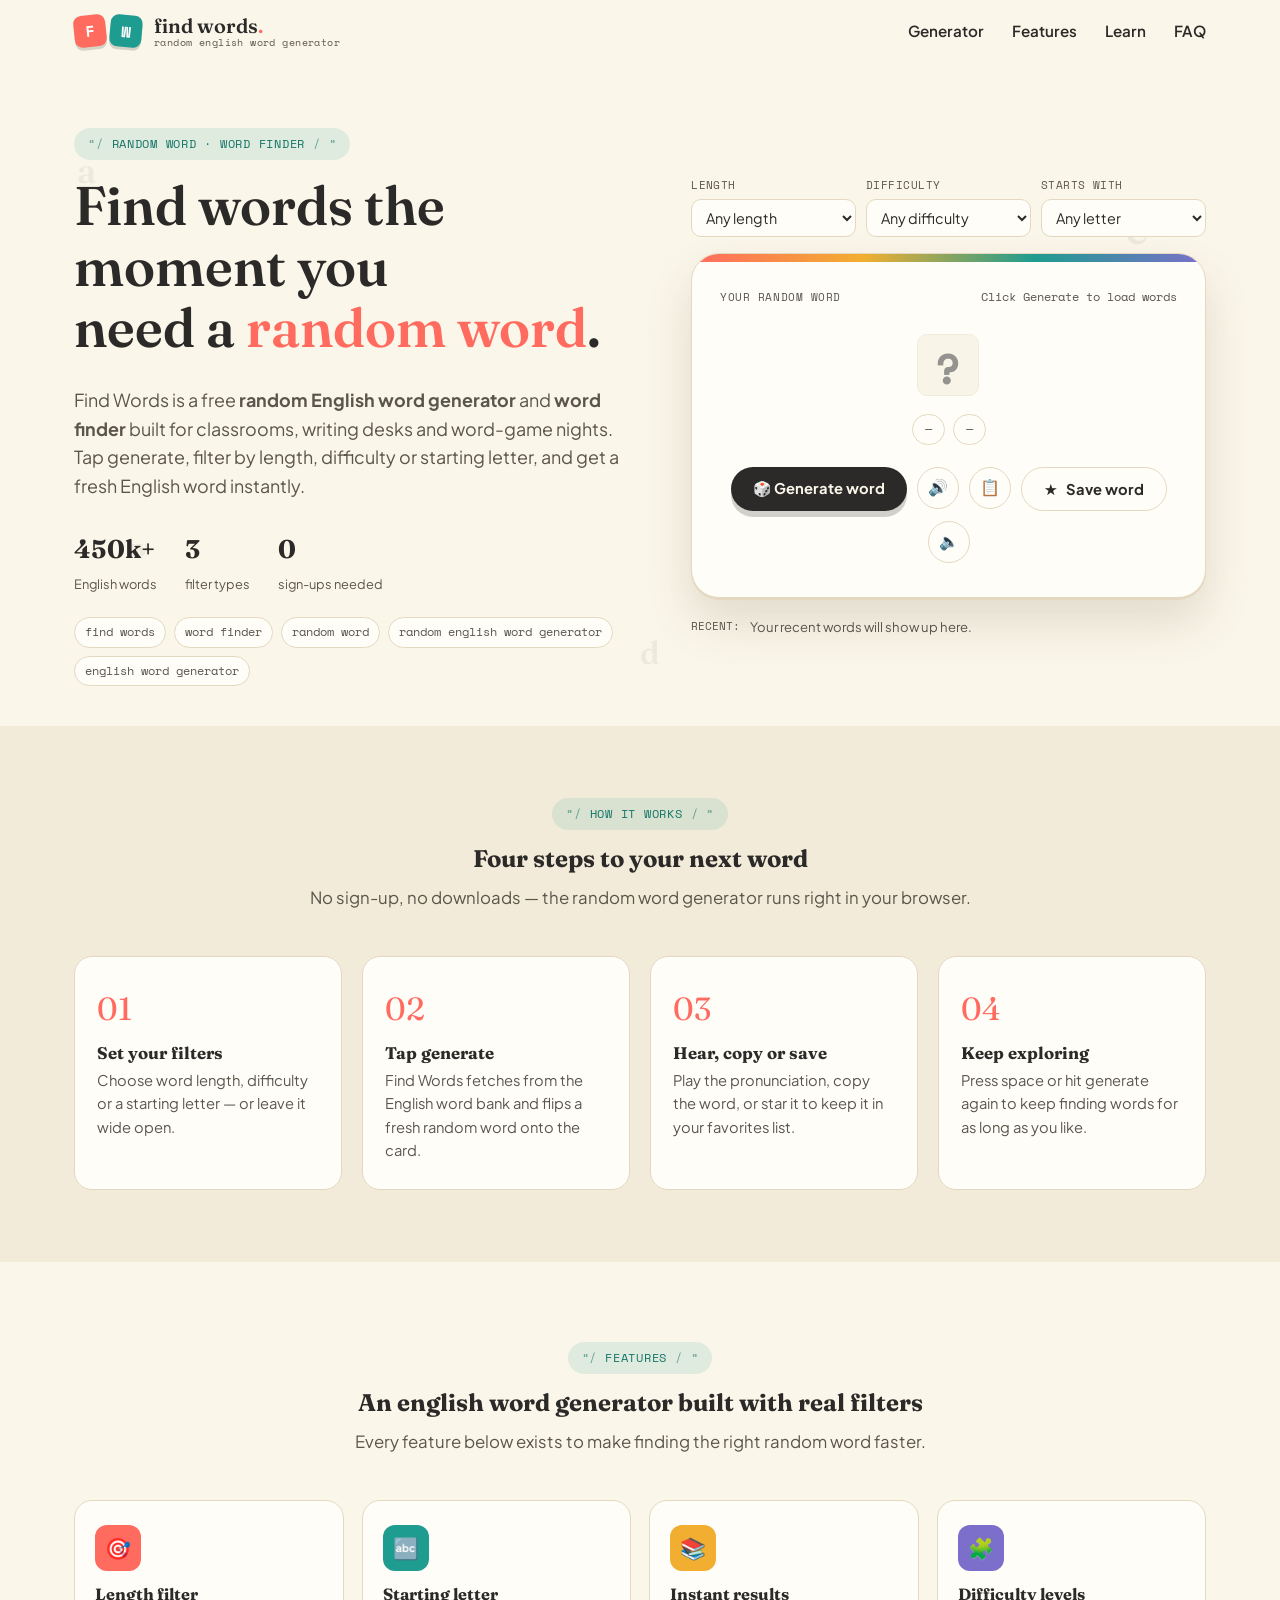
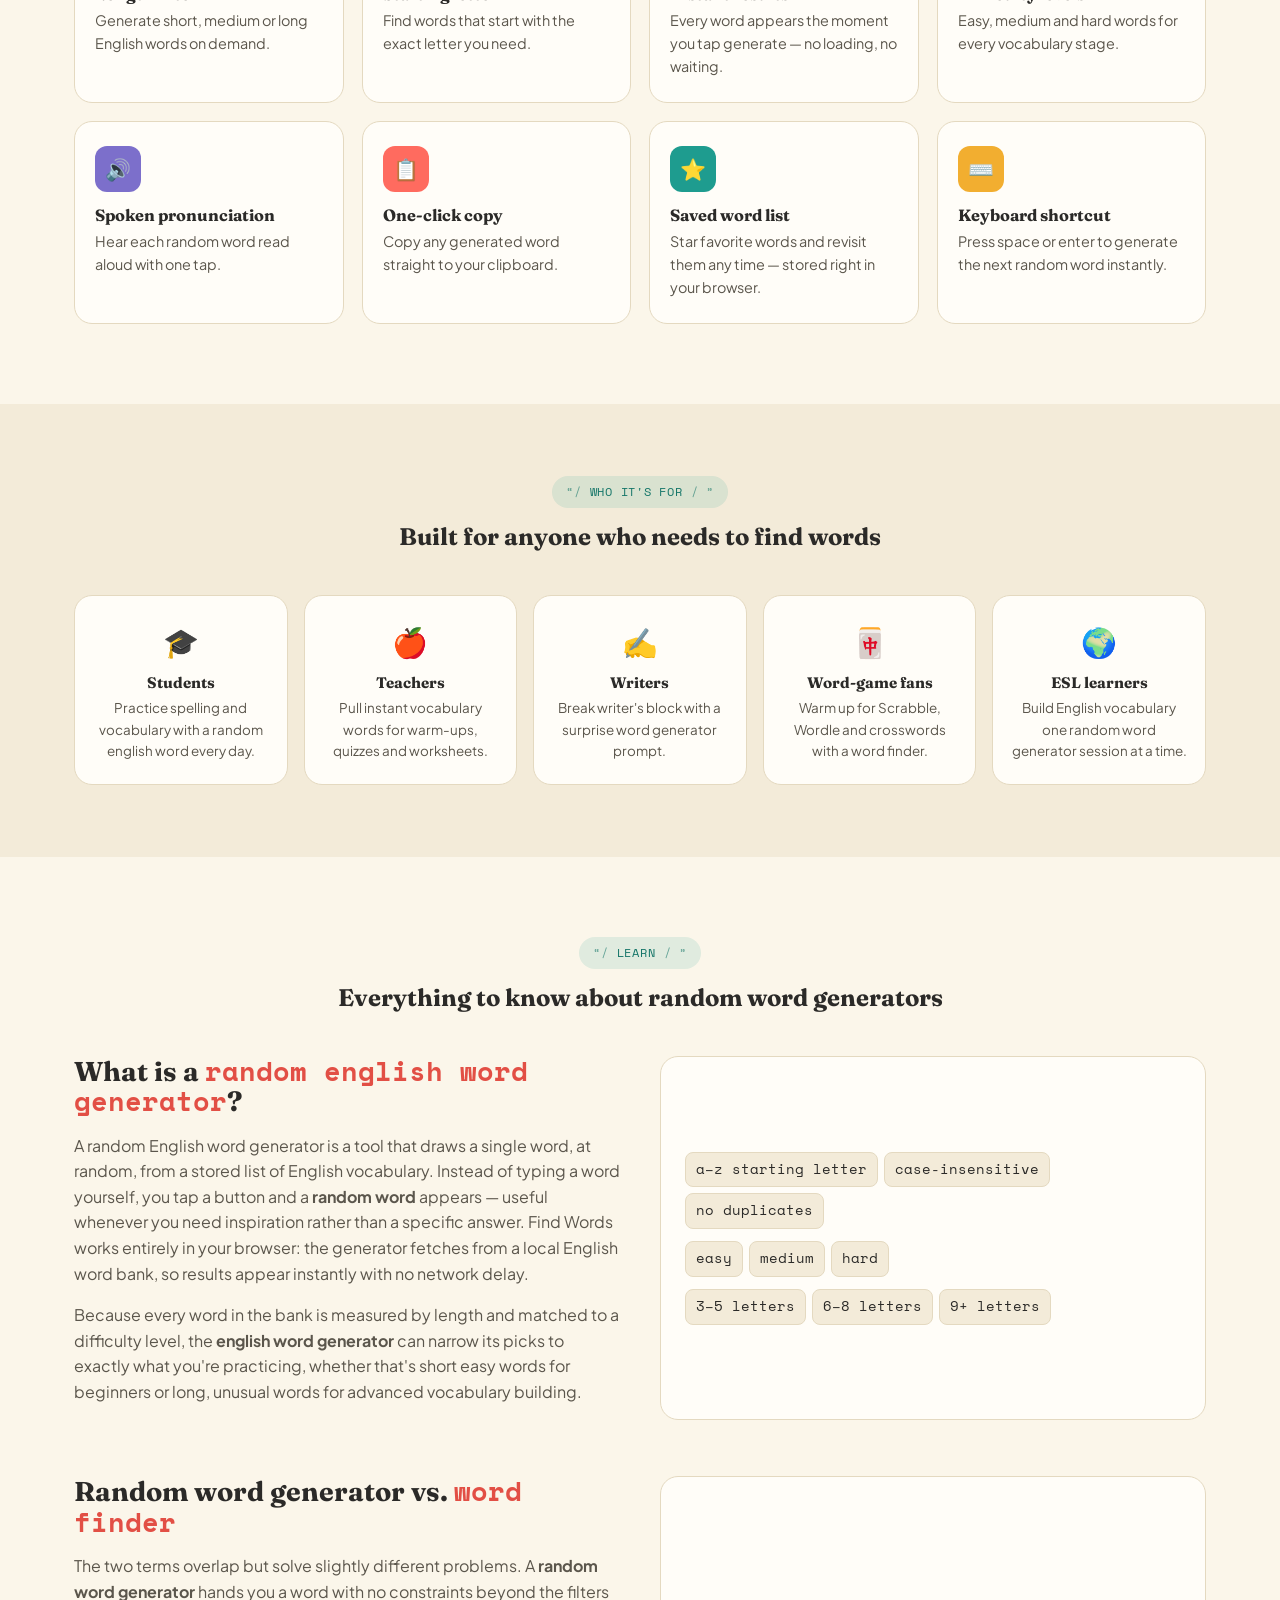
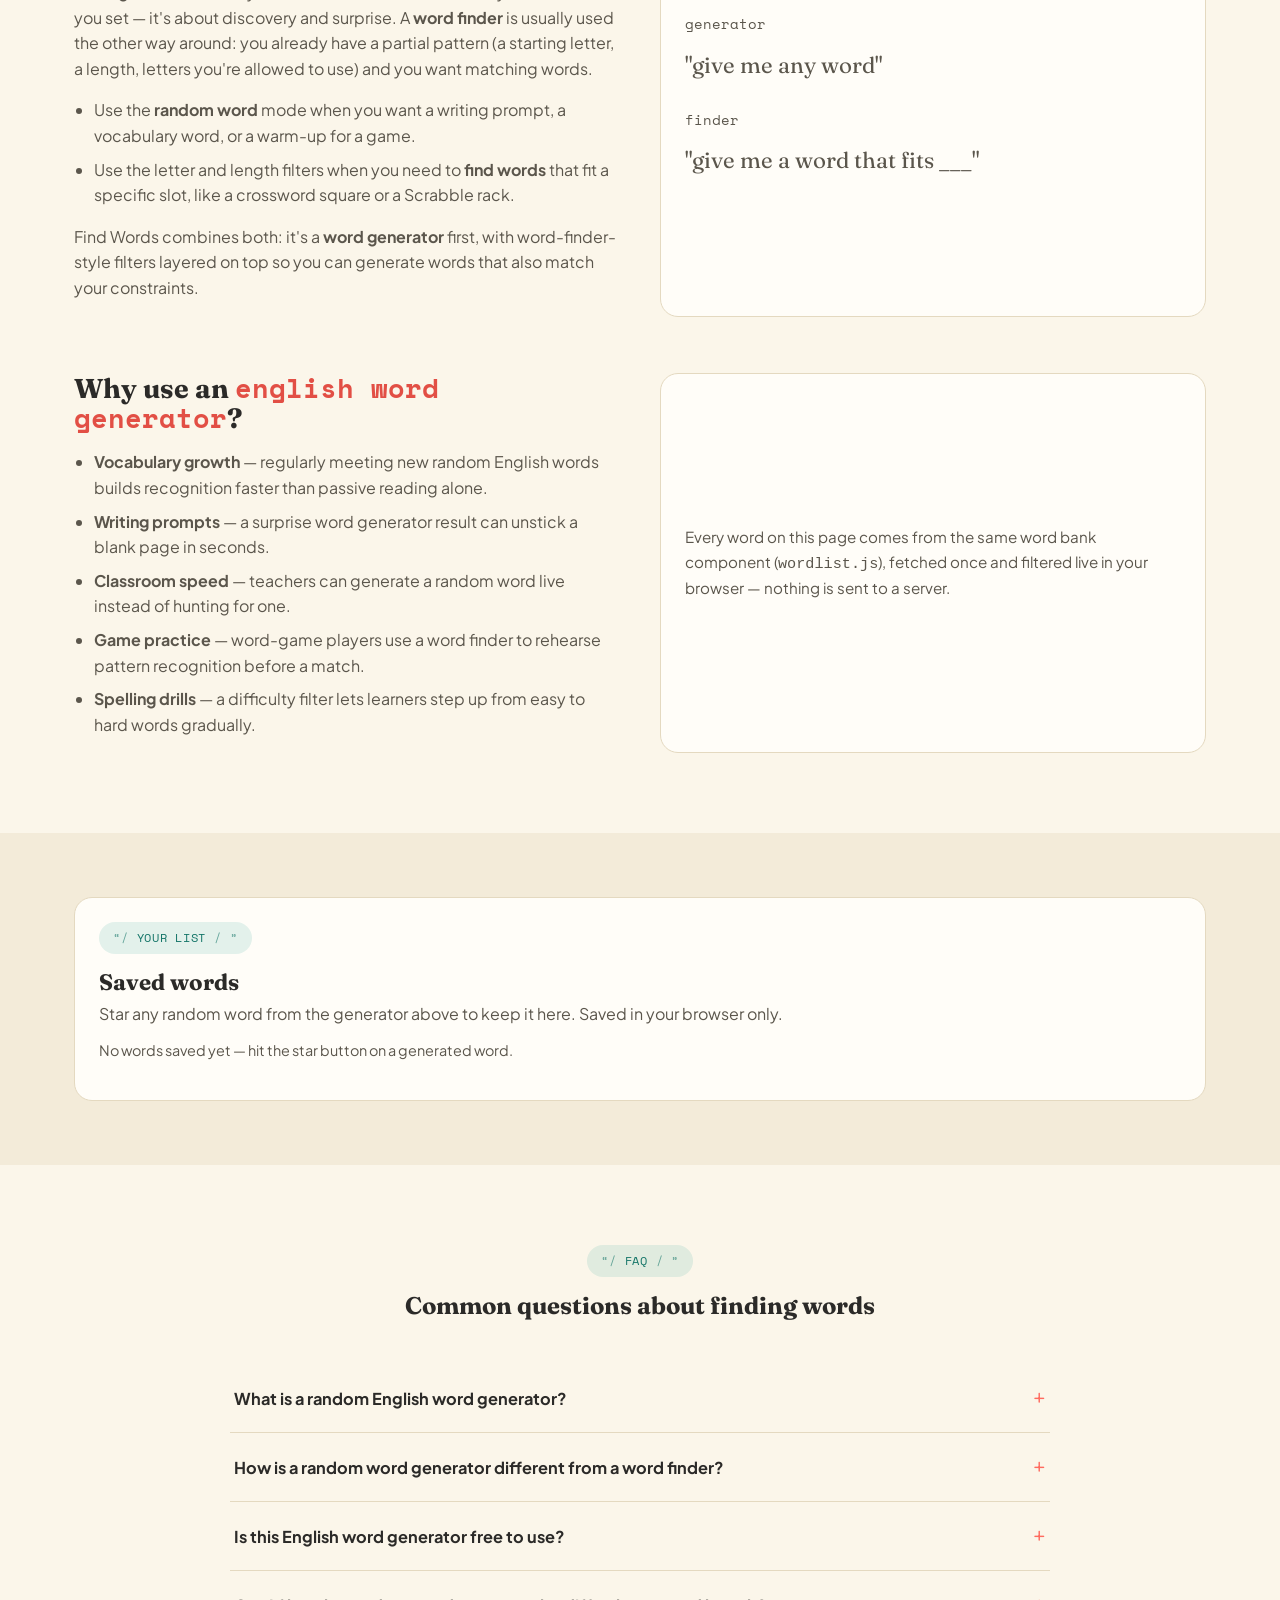
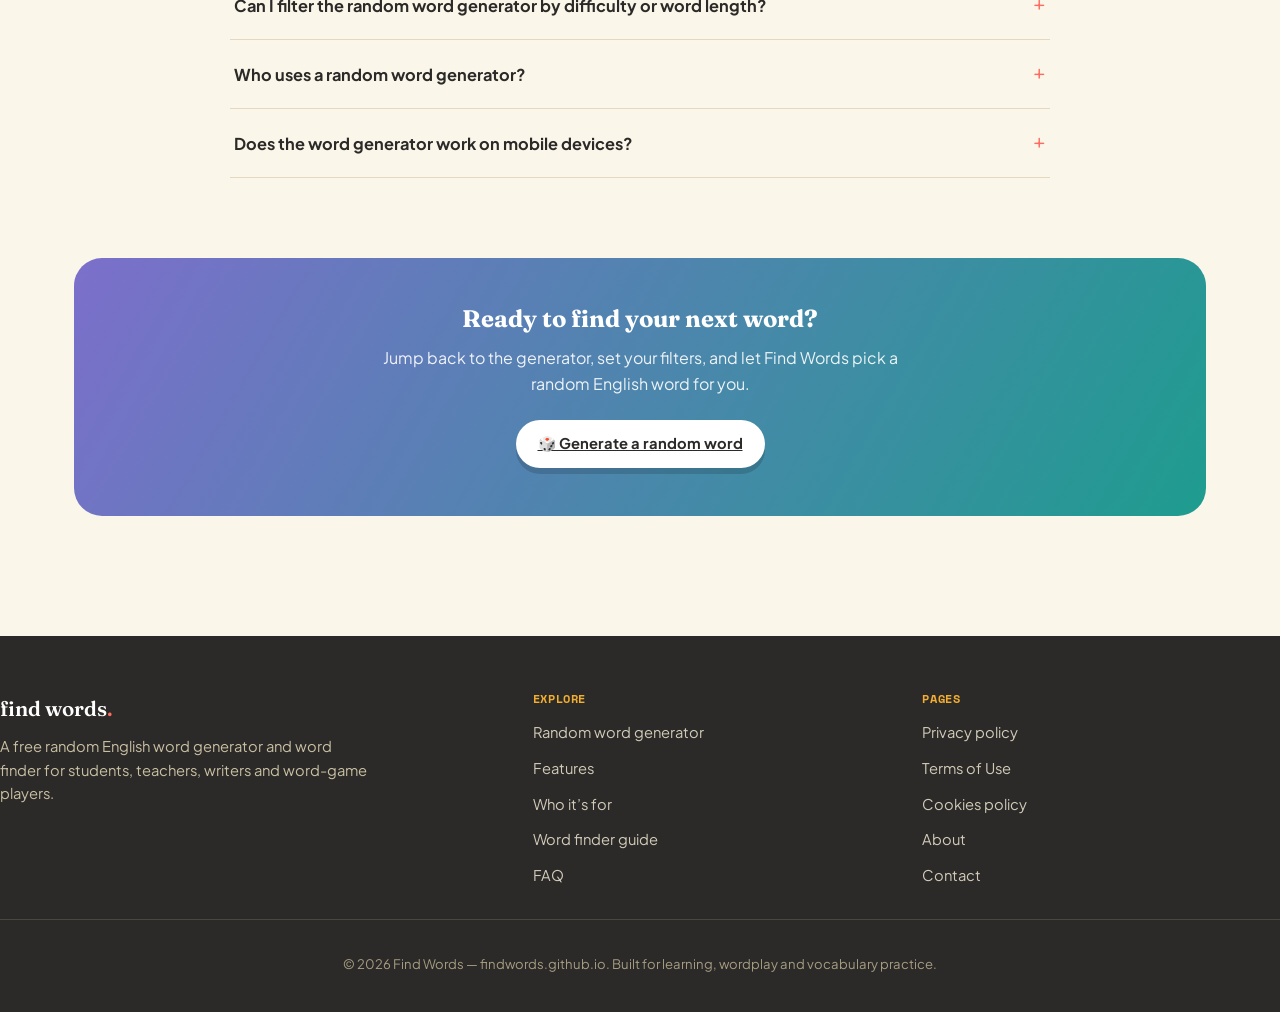
<file: index.html>
<!DOCTYPE html>
<html lang="en">
<head>
<meta charset="UTF-8" />
<meta name="viewport" content="width=device-width, initial-scale=1.0" />
<title>Find Words — Random English Word Generator &amp; Word Finder</title>
<meta name="description" content="Find Words is a free random English word generator and word finder. Generate a random word by length, difficulty or starting letter — perfect for vocabulary practice, writing prompts and word games." />
<meta name="keywords" content="find words, word finder, random word, random english word, random english word generator, english word generator, word generator" />
<meta name="robots" content="index, follow" />
<link rel="canonical" href="https://findwords.github.io/" />

<!-- Open Graph -->
<meta property="og:type" content="website" />
<meta property="og:title" content="Find Words — Random English Word Generator &amp; Word Finder" />
<meta property="og:description" content="Generate a random English word in one click. Filter by length, difficulty and starting letter. Free, fast and built for learners, teachers, writers and word-game players." />
<meta property="og:url" content="https://findwords.github.io/" />
<meta property="og:site_name" content="Find Words" />
<meta property="og:locale" content="en_US" />

<!-- Twitter -->
<meta name="twitter:card" content="summary_large_image" />
<meta name="twitter:title" content="Find Words — Random English Word Generator &amp; Word Finder" />
<meta name="twitter:description" content="Free random English word generator with filters for length, difficulty and starting letter. Find words for vocabulary, writing and word games." />

<link rel="icon" href="data:image/svg+xml,%3Csvg xmlns='http://www.w3.org/2000/svg' viewBox='0 0 100 100'%3E%3Crect rx='20' width='100' height='100' fill='%23FF6B5F'/%3E%3Ctext x='50' y='68' font-size='58' text-anchor='middle' fill='white' font-family='monospace'%3EF%3C/text%3E%3C/svg%3E" />

<link rel="preconnect" href="https://fonts.googleapis.com" />
<link rel="preconnect" href="https://fonts.gstatic.com" crossorigin />
<link href="https://fonts.googleapis.com/css2?family=Fraunces:opsz,wght@9..144,500;9..144,600;9..144,700&family=Plus+Jakarta+Sans:wght@400;500;600;700;800&family=Space+Mono:wght@400;700&display=swap" rel="stylesheet" />

<link rel="stylesheet" href="css/style.css" />

<!-- Schema.org: WebApplication -->
<script type="application/ld+json">
{
  "@context": "https://schema.org",
  "@type": "WebApplication",
  "name": "Find Words - Random English Word Generator",
  "url": "https://findwords.github.io/",
  "applicationCategory": "EducationalApplication",
  "operatingSystem": "Any",
  "description": "A free random English word generator and word finder tool. Generate random words filtered by length, difficulty and starting letter for vocabulary practice, writing prompts and word games.",
  "offers": {
    "@type": "Offer",
    "price": "0",
    "priceCurrency": "USD"
  },
  "featureList": [
    "Random English word generator",
    "Filter by word length",
    "Filter by difficulty",
    "Filter by starting letter",
    "Save favorite words",
    "Copy word to clipboard",
    "Spoken pronunciation",
    "Keyboard shortcut to generate"
  ]
}
</script>

<!-- Schema.org: BreadcrumbList -->
<script type="application/ld+json">
{
  "@context": "https://schema.org",
  "@type": "BreadcrumbList",
  "itemListElement": [
    { "@type": "ListItem", "position": 1, "name": "Home", "item": "https://findwords.github.io/" },
    { "@type": "ListItem", "position": 2, "name": "Random Word Generator", "item": "https://findwords.github.io/#generator" },
    { "@type": "ListItem", "position": 3, "name": "FAQ", "item": "https://findwords.github.io/#faq" }
  ]
}
</script>

<!-- Schema.org: FAQPage -->
<script type="application/ld+json">
{
  "@context": "https://schema.org",
  "@type": "FAQPage",
  "mainEntity": [
    {
      "@type": "Question",
      "name": "What is a random English word generator?",
      "acceptedAnswer": {
        "@type": "Answer",
        "text": "A random English word generator is a tool that instantly returns a randomly chosen word from a large English word bank, often with filters for word length, difficulty or starting letter, so learners, writers and word-game players can find words on demand."
      }
    },
    {
      "@type": "Question",
      "name": "How is a random word generator different from a word finder?",
      "acceptedAnswer": {
        "@type": "Answer",
        "text": "A random word generator gives you a surprise word with no starting point, while a word finder is typically used to search for words that match specific letters or patterns, such as for word games. Find Words combines both ideas with random generation plus letter, length and difficulty filters."
      }
    },
    {
      "@type": "Question",
      "name": "Is this English word generator free to use?",
      "acceptedAnswer": {
        "@type": "Answer",
        "text": "Yes. Find Words is completely free, runs entirely in your browser, and does not require an account or sign-up to generate random words."
      }
    },
    {
      "@type": "Question",
      "name": "Can I filter the random word generator by difficulty or word length?",
      "acceptedAnswer": {
        "@type": "Answer",
        "text": "Yes. You can filter generated words by length (short, medium, long), difficulty (easy, medium, hard) and starting letter."
      }
    },
    {
      "@type": "Question",
      "name": "Who uses a random word generator?",
      "acceptedAnswer": {
        "@type": "Answer",
        "text": "Teachers use it for vocabulary drills, students use it for spelling and English practice, writers use it for creative writing prompts, and word-game players use it to warm up for games like Scrabble, Wordle and crossword puzzles."
      }
    },
    {
      "@type": "Question",
      "name": "Does the word generator work on mobile devices?",
      "acceptedAnswer": {
        "@type": "Answer",
        "text": "Yes. Find Words is fully responsive and works on phones, tablets and desktop browsers."
      }
    }
  ]
}
</script>
</head>
<body id="top">
<a class="skip-link" href="#generator">Skip to word generator</a>

<header class="site-header" id="site-header"></header>

<main>

  <!-- ============================= HERO / GENERATOR ============================= -->
  <section class="hero" id="generator">
    <div class="floating-letters" aria-hidden="true">
      <span style="top:12%;left:6%;font-size:2.2rem;">a</span>
      <span style="top:70%;left:10%;font-size:1.6rem;animation-delay:1s;">w</span>
      <span style="top:20%;left:88%;font-size:2.6rem;animation-delay:2s;">e</span>
      <span style="top:60%;left:92%;font-size:1.8rem;animation-delay:3s;">r</span>
      <span style="top:85%;left:50%;font-size:2rem;animation-delay:1.5s;">d</span>
    </div>
    <div class="container hero-inner">
      <div class="hero-copy">
        <span class="eyebrow">random word &middot; word finder</span>
        <h1>Find words the moment you<br class="hide-mobile" /> need a <span class="accent">random word</span>.</h1>
        <p class="lede">Find Words is a free <strong>random English word generator</strong> and <strong>word finder</strong> built for classrooms, writing desks and word-game nights. Tap generate, filter by length, difficulty or starting letter, and get a fresh English word instantly.</p>
        <div class="hero-stats">
          <div><strong id="stat-count">450k+</strong><span>English words</span></div>
          <div><strong>3</strong><span>filter types</span></div>
          <div><strong>0</strong><span>sign-ups needed</span></div>
        </div>
        <div class="keyword-row" aria-hidden="true">
          <span>find words</span><span>word finder</span><span>random word</span>
          <span>random english word generator</span><span>english word generator</span>
        </div>
      </div>

      <div class="generator-panel">
        <div class="filters-bar">
          <label for="filter-length">Length
            <select id="filter-length">
              <option value="any">Any length</option>
              <option value="short">Short (3&ndash;5)</option>
              <option value="medium">Medium (6&ndash;8)</option>
              <option value="long">Long (9+)</option>
            </select>
          </label>
          <label for="filter-difficulty">Difficulty
            <select id="filter-difficulty">
              <option value="any">Any difficulty</option>
              <option value="easy">Easy</option>
              <option value="medium">Medium</option>
              <option value="hard">Hard</option>
            </select>
          </label>
          <label for="filter-letter">Starts with
            <select id="filter-letter">
              <option value="any">Any letter</option>
            </select>
          </label>
        </div>

        <div class="word-card" id="word-card">
          <div class="card-top-row">
            <span class="card-label">your random word</span>
            <span class="result-count" id="result-count">Loading word bank&hellip;</span>
          </div>

          <div id="word-display" aria-live="polite"></div>

          <div class="chip-row">
            <span class="chip chip-diff" id="word-diff">easy</span>
            <span class="chip chip-diff" id="word-len">5 letters</span>
          </div>

          <div class="card-actions">
            <button class="btn btn-primary" id="generate-btn" type="button">🎲 Generate word</button>
            <button class="icon-btn" id="speak-btn" type="button" aria-label="Hear pronunciation">🔊</button>
            <button class="icon-btn" id="copy-btn" type="button" aria-label="Copy word">📋</button>
            <button class="btn btn-ghost" id="fav-btn" type="button" aria-pressed="false"><span aria-hidden="true">★</span> <span class="btn-label">Save word</span></button>
            <button class="icon-btn" id="sound-btn" type="button" aria-pressed="true" aria-label="Mute sound">🔈</button>
          </div>

          <span class="copy-toast" id="copy-toast"></span>
        </div>

        <div class="history-strip">
          <span class="hs-label">Recent:</span>
          <ul id="history-list"></ul>
        </div>
      </div>
    </div>
  </section>

  <!-- ============================= HOW IT WORKS ============================= -->
  <section class="alt-bg" id="how-it-works">
    <div class="container" style="padding:72px 24px;">
      <div class="section-head center reveal">
        <span class="eyebrow">how it works</span>
        <h2>Four steps to your next word</h2>
        <p>No sign-up, no downloads — the random word generator runs right in your browser.</p>
      </div>
      <div class="steps">
        <div class="step-card reveal"><span class="step-num">01</span><h3>Set your filters</h3><p>Choose word length, difficulty or a starting letter — or leave it wide open.</p></div>
        <div class="step-card reveal"><span class="step-num">02</span><h3>Tap generate</h3><p>Find Words fetches from the English word bank and flips a fresh random word onto the card.</p></div>
        <div class="step-card reveal"><span class="step-num">03</span><h3>Hear, copy or save</h3><p>Play the pronunciation, copy the word, or star it to keep it in your favorites list.</p></div>
        <div class="step-card reveal"><span class="step-num">04</span><h3>Keep exploring</h3><p>Press space or hit generate again to keep finding words for as long as you like.</p></div>
      </div>
    </div>
  </section>

  <!-- ============================= FEATURES ============================= -->
  <section id="features">
    <div class="container" style="padding:80px 24px;">
      <div class="section-head center reveal">
        <span class="eyebrow">features</span>
        <h2>An english word generator built with real filters</h2>
        <p>Every feature below exists to make finding the right random word faster.</p>
      </div>
      <div class="feature-grid">
        <div class="feature-card reveal"><div class="feature-icon">🎯</div><h3>Length filter</h3><p>Generate short, medium or long English words on demand.</p></div>
        <div class="feature-card reveal"><div class="feature-icon">🔤</div><h3>Starting letter</h3><p>Find words that start with the exact letter you need.</p></div>
        <div class="feature-card reveal"><div class="feature-icon">📚</div><h3>Instant results</h3><p>Every word appears the moment you tap generate — no loading, no waiting.</p></div>
        <div class="feature-card reveal"><div class="feature-icon">🧩</div><h3>Difficulty levels</h3><p>Easy, medium and hard words for every vocabulary stage.</p></div>
        <div class="feature-card reveal"><div class="feature-icon">🔊</div><h3>Spoken pronunciation</h3><p>Hear each random word read aloud with one tap.</p></div>
        <div class="feature-card reveal"><div class="feature-icon">📋</div><h3>One-click copy</h3><p>Copy any generated word straight to your clipboard.</p></div>
        <div class="feature-card reveal"><div class="feature-icon">⭐</div><h3>Saved word list</h3><p>Star favorite words and revisit them any time — stored right in your browser.</p></div>
        <div class="feature-card reveal"><div class="feature-icon">⌨️</div><h3>Keyboard shortcut</h3><p>Press space or enter to generate the next random word instantly.</p></div>
      </div>
    </div>
  </section>

  <!-- ============================= USE CASES ============================= -->
  <section class="alt-bg" id="use-cases">
    <div class="container" style="padding:72px 24px;">
      <div class="section-head center reveal">
        <span class="eyebrow">who it's for</span>
        <h2>Built for anyone who needs to find words</h2>
      </div>
      <div class="usecase-grid">
        <div class="usecase-card reveal"><span class="usecase-emoji">🎓</span><h3>Students</h3><p>Practice spelling and vocabulary with a random english word every day.</p></div>
        <div class="usecase-card reveal"><span class="usecase-emoji">🍎</span><h3>Teachers</h3><p>Pull instant vocabulary words for warm-ups, quizzes and worksheets.</p></div>
        <div class="usecase-card reveal"><span class="usecase-emoji">✍️</span><h3>Writers</h3><p>Break writer's block with a surprise word generator prompt.</p></div>
        <div class="usecase-card reveal"><span class="usecase-emoji">🀄</span><h3>Word-game fans</h3><p>Warm up for Scrabble, Wordle and crosswords with a word finder.</p></div>
        <div class="usecase-card reveal"><span class="usecase-emoji">🌍</span><h3>ESL learners</h3><p>Build English vocabulary one random word generator session at a time.</p></div>
      </div>
    </div>
  </section>

  <!-- ============================= LEARN / EDUCATIONAL CONTENT ============================= -->
  <section id="learn">
    <div class="container" style="padding:80px 24px;">
      <div class="section-head center reveal">
        <span class="eyebrow">learn</span>
        <h2>Everything to know about random word generators</h2>
      </div>

      <div class="learn-block reveal">
        <div>
          <h2>What is a <span class="tag-word">random english word generator</span>?</h2>
          <p>A random English word generator is a tool that draws a single word, at random, from a stored list of English vocabulary. Instead of typing a word yourself, you tap a button and a <strong>random word</strong> appears — useful whenever you need inspiration rather than a specific answer. Find Words works entirely in your browser: the generator fetches from a local English word bank, so results appear instantly with no network delay.</p>
          <p>Because every word in the bank is measured by length and matched to a difficulty level, the <strong>english word generator</strong> can narrow its picks to exactly what you're practicing, whether that's short easy words for beginners or long, unusual words for advanced vocabulary building.</p>
        </div>
        <div class="learn-visual">
          <div class="mini-tile-row">
            <span class="mini-tile">a&ndash;z starting letter</span><span class="mini-tile">case-insensitive</span><span class="mini-tile">no duplicates</span>
          </div>
          <div class="mini-tile-row">
            <span class="mini-tile">easy</span><span class="mini-tile">medium</span><span class="mini-tile">hard</span>
          </div>
          <div class="mini-tile-row">
            <span class="mini-tile">3&ndash;5 letters</span><span class="mini-tile">6&ndash;8 letters</span><span class="mini-tile">9+ letters</span>
          </div>
        </div>
      </div>

      <div class="learn-block reveal">
        <div class="learn-visual" style="order:2;">
          <p style="margin:0;font-family:var(--font-mono);font-size:0.85rem;color:var(--ink-soft);">generator</p>
          <p style="margin:0 0 14px;font-family:var(--font-display);font-size:1.4rem;">"give me any word"</p>
          <p style="margin:0;font-family:var(--font-mono);font-size:0.85rem;color:var(--ink-soft);">finder</p>
          <p style="margin:0;font-family:var(--font-display);font-size:1.4rem;">"give me a word that fits ___"</p>
        </div>
        <div style="order:1;">
          <h2>Random word generator vs. <span class="tag-word">word finder</span></h2>
          <p>The two terms overlap but solve slightly different problems. A <strong>random word generator</strong> hands you a word with no constraints beyond the filters you set — it's about discovery and surprise. A <strong>word finder</strong> is usually used the other way around: you already have a partial pattern (a starting letter, a length, letters you're allowed to use) and you want matching words.</p>
          <ul>
            <li>Use the <strong>random word</strong> mode when you want a writing prompt, a vocabulary word, or a warm-up for a game.</li>
            <li>Use the letter and length filters when you need to <strong>find words</strong> that fit a specific slot, like a crossword square or a Scrabble rack.</li>
          </ul>
          <p>Find Words combines both: it's a <strong>word generator</strong> first, with word-finder-style filters layered on top so you can generate words that also match your constraints.</p>
        </div>
      </div>

      <div class="learn-block reveal">
        <div>
          <h2>Why use an <span class="tag-word">english word generator</span>?</h2>
          <ul>
            <li><strong>Vocabulary growth</strong> — regularly meeting new random English words builds recognition faster than passive reading alone.</li>
            <li><strong>Writing prompts</strong> — a surprise word generator result can unstick a blank page in seconds.</li>
            <li><strong>Classroom speed</strong> — teachers can generate a random word live instead of hunting for one.</li>
            <li><strong>Game practice</strong> — word-game players use a word finder to rehearse pattern recognition before a match.</li>
            <li><strong>Spelling drills</strong> — a difficulty filter lets learners step up from easy to hard words gradually.</li>
          </ul>
        </div>
        <div class="learn-visual">
          <p style="margin:0;color:var(--ink-soft);font-size:0.95rem;">Every word on this page comes from the same word bank component (<code>wordlist.js</code>), fetched once and filtered live in your browser — nothing is sent to a server.</p>
        </div>
      </div>
    </div>
  </section>

  <!-- ============================= FAVORITES ============================= -->
  <section class="alt-bg" id="favorites">
    <div class="container" style="padding:64px 24px;">
      <div class="favorites-panel reveal">
        <span class="eyebrow">your list</span>
        <h2 style="font-size:1.4rem;margin-bottom:6px;">Saved words</h2>
        <p style="color:var(--ink-soft);margin:0;">Star any random word from the generator above to keep it here. Saved in your browser only.</p>
        <p id="favorites-empty" style="color:var(--ink-soft);">No words saved yet — hit the star button on a generated word.</p>
        <ul id="favorites-list"></ul>
      </div>
    </div>
  </section>

  <!-- ============================= FAQ ============================= -->
  <section id="faq">
    <div class="container" style="padding:80px 24px;">
      <div class="section-head center reveal">
        <span class="eyebrow">faq</span>
        <h2>Common questions about finding words</h2>
      </div>
      <div class="faq-list reveal">
        <div class="faq-item">
          <button class="faq-question" aria-expanded="false">What is a random English word generator?</button>
          <div class="faq-answer"><p>A random English word generator is a tool that instantly returns a randomly chosen word from a large English word bank, often with filters for word length, difficulty or starting letter, so learners, writers and word-game players can find words on demand.</p></div>
        </div>
        <div class="faq-item">
          <button class="faq-question" aria-expanded="false">How is a random word generator different from a word finder?</button>
          <div class="faq-answer"><p>A random word generator gives you a surprise word with no starting point, while a word finder is typically used to search for words matching specific letters or patterns, such as for word games. Find Words combines both with random generation plus letter, length and type filters.</p></div>
        </div>
        <div class="faq-item">
          <button class="faq-question" aria-expanded="false">Is this English word generator free to use?</button>
          <div class="faq-answer"><p>Yes. Find Words is completely free, runs entirely in your browser, and doesn't require an account or sign-up to generate random words.</p></div>
        </div>
        <div class="faq-item">
          <button class="faq-question" aria-expanded="false">Can I filter the random word generator by difficulty or word length?</button>
          <div class="faq-answer"><p>Yes. You can filter generated words by length (short, medium, long), difficulty (easy, medium, hard) and starting letter.</p></div>
        </div>
        <div class="faq-item">
          <button class="faq-question" aria-expanded="false">Who uses a random word generator?</button>
          <div class="faq-answer"><p>Teachers use it for vocabulary drills, students use it for spelling and English practice, writers use it for creative writing prompts, and word-game players use it to warm up for games like Scrabble, Wordle and crossword puzzles.</p></div>
        </div>
        <div class="faq-item">
          <button class="faq-question" aria-expanded="false">Does the word generator work on mobile devices?</button>
          <div class="faq-answer"><p>Yes. Find Words is fully responsive and works on phones, tablets and desktop browsers.</p></div>
        </div>
      </div>
    </div>
  </section>

  <!-- ============================= CTA ============================= -->
  <section id="cta">
    <div class="container" style="padding:0 24px 80px;">
      <div class="cta-banner reveal">
        <h2>Ready to find your next word?</h2>
        <p>Jump back to the generator, set your filters, and let Find Words pick a random English word for you.</p>
        <a class="btn btn-primary" href="#generator">🎲 Generate a random word</a>
      </div>
    </div>
  </section>

</main>

<footer class="site-footer" id="site-footer"></footer>


<script src="/js/header.js" defer></script>
<script src="/js/footer.js" defer></script>
<script src="/js/app.js" defer></script>
<script>
  // Populate the "starts with" letter filter a–z once the DOM is ready.
  document.addEventListener("DOMContentLoaded", function () {
    var sel = document.getElementById("filter-letter");
    if (!sel) return;
    for (var i = 97; i <= 122; i++) {
      var letter = String.fromCharCode(i);
      var opt = document.createElement("option");
      opt.value = letter;
      opt.textContent = letter.toUpperCase();
      sel.appendChild(opt);
    }
  });
</script>
</body>
</html>
</file>
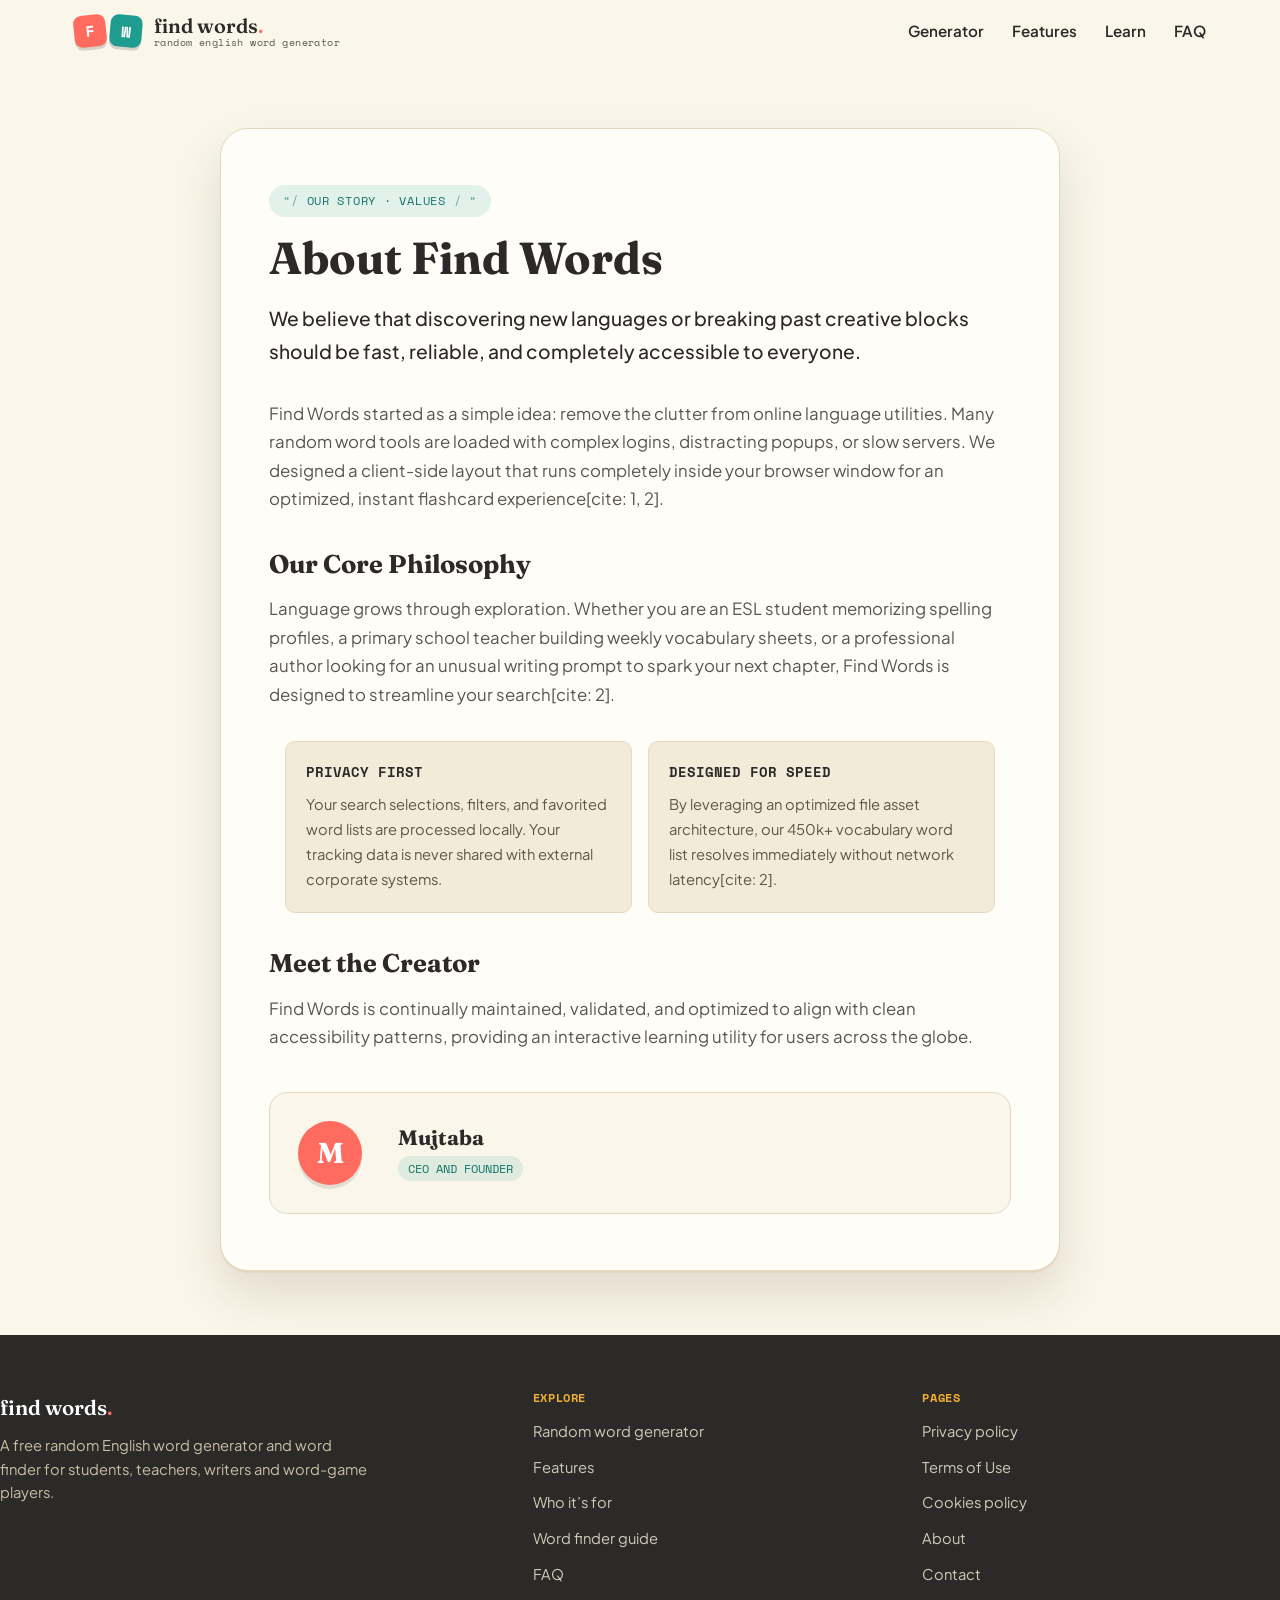
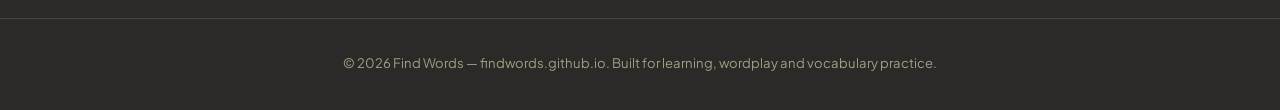
<file: about.html>
<!DOCTYPE html>
<html lang="en">
<head>
<meta charset="UTF-8" />
<meta name="viewport" content="width=device-width, initial-scale=1.0" />
<title>About Us — Find Words</title>
<meta name="description" content="Meet Mujtaba, CEO and Founder of Find Words, and learn the story behind this free random English word generator tool." />
<meta name="robots" content="index, follow" />
<link rel="canonical" href="https://findwords.github.io/about" />

<link rel="icon" href="data:image/svg+xml,%3Csvg xmlns='http://www.w3.org/2000/svg' viewBox='0 0 100 100'%3E%3Crect rx='20' width='100' height='100' fill='%23FF6B5F'/%3E%3Ctext x='50' y='68' font-size='58' text-anchor='middle' fill='white' font-family='monospace'%3EF%3C/text%3E%3C/svg%3E" />

<link rel="preconnect" href="https://fonts.googleapis.com" />
<link rel="preconnect" href="https://fonts.gstatic.com" crossorigin />
<link href="https://fonts.googleapis.com/css2?family=Fraunces:opsz,wght@9..144,500;9..144,600;9..144,700&family=Plus+Jakarta+Sans:wght@400;500;600;700;800&family=Space+Mono:wght@400;700&display=swap" rel="stylesheet" />

<link rel="stylesheet" href="css/style.css" />

<style>
  .about-content {
    max-width: 840px;
    margin: 64px auto;
    background: var(--paper);
    border: 1px solid var(--line);
    border-radius: var(--radius-lg);
    padding: 56px 48px;
    box-shadow: var(--shadow-card);
  }
  .about-content h1 { font-size: 2.8rem; margin-bottom: 12px; }
  .about-content .story-section { margin-top: 32px; }
  .about-content h2 { font-family: var(--font-display); font-size: 1.6rem; margin-top: 36px; margin-bottom: 12px; }
  .about-content p { color: var(--ink-soft); font-size: 1.05rem; line-height: 1.7; margin-bottom: 20px; }
  
  .founder-card {
    background: var(--cream);
    border: 1px solid var(--line);
    border-radius: var(--radius-md);
    padding: 28px;
    margin-top: 40px;
    display: table;
    width: 100%;
  }
  .founder-avatar {
    display: table-cell;
    vertical-align: middle;
    width: 80px;
  }
  .avatar-circle {
    width: 64px;
    height: 64px;
    background: var(--coral);
    border-radius: 50%;
    color: #fff;
    font-family: var(--font-display);
    font-size: 1.8rem;
    font-weight: bold;
    display: grid;
    place-items: center;
    box-shadow: 0 4px 0 rgba(0,0,0,0.1);
  }
  .founder-info {
    display: table-cell;
    vertical-align: middle;
    padding-left: 20px;
  }
  .founder-info h3 { margin: 0 0 4px; font-size: 1.3rem; }
  .founder-role { font-family: var(--font-mono); font-size: 0.75rem; text-transform: uppercase; color: var(--teal-dark); background: rgba(30,156,143,0.12); padding: 4px 10px; border-radius: 999px; }
  
  .mission-boxes {
    display: table;
    width: 100%;
    margin-top: 32px;
    border-spacing: 16px 0;
  }
  .mission-box {
    display: table-cell;
    background: var(--cream-alt);
    border: 1px solid var(--line);
    border-radius: var(--radius-sm);
    padding: 20px;
    width: 50%;
  }
  .mission-box h4 { font-family: var(--font-mono); font-size: 0.85rem; text-transform: uppercase; margin: 0 0 8px; color: var(--ink); }
  .mission-box p { font-size: 0.92rem; margin: 0; }

  @media (max-width: 720px) {
    .about-content { padding: 28px 20px; margin: 32px auto; }
    .founder-avatar, .founder-info { display: block; width: 100%; padding-left: 0; text-align: center; }
    .avatar-circle { margin: 0 auto 14px; }
    .mission-boxes, .mission-box { display: block; width: 100%; border-spacing: 0; margin-bottom: 16px; }
  }
</style>

</head>
<body>

<header class="site-header" id="site-header"></header>

<main class="container">
  <article class="about-content">
    <span class="eyebrow">our story &middot; values</span>
    <h1>About Find Words</h1>
    <p class="lede" style="font-size: 1.2rem; font-weight: 500; color: var(--ink);">We believe that discovering new languages or breaking past creative blocks should be fast, reliable, and completely accessible to everyone.</p>

    <div class="story-section">
      <p>Find Words started as a simple idea: remove the clutter from online language utilities. Many random word tools are loaded with complex logins, distracting popups, or slow servers. We designed a client-side layout that runs completely inside your browser window for an optimized, instant flashcard experience[cite: 1, 2].</p>
      
      <h2>Our Core Philosophy</h2>
      <p>Language grows through exploration. Whether you are an ESL student memorizing spelling profiles, a primary school teacher building weekly vocabulary sheets, or a professional author looking for an unusual writing prompt to spark your next chapter, Find Words is designed to streamline your search[cite: 2].</p>

      <div class="mission-boxes">
        <div class="mission-box">
          <h4>Privacy First</h4>
          <p>Your search selections, filters, and favorited word lists are processed locally. Your tracking data is never shared with external corporate systems.</p>
        </div>
        <div class="mission-box">
          <h4>Designed for Speed</h4>
          <p>By leveraging an optimized file asset architecture, our 450k+ vocabulary word list resolves immediately without network latency[cite: 2].</p>
        </div>
      </div>

      <h2>Meet the Creator</h2>
      <p>Find Words is continually maintained, validated, and optimized to align with clean accessibility patterns, providing an interactive learning utility for users across the globe.</p>

      <div class="founder-card">
        <div class="founder-avatar">
          <div class="avatar-circle">M</div>
        </div>
        <div class="founder-info">
          <h3>Mujtaba</h3>
          <span class="founder-role">CEO and Founder</span>
        </div>
      </div>
    </div>
  </article>
</main>

<footer class="site-footer" id="site-footer"></footer>

<script src="/js/header.js" defer></script>
<script src="/js/footer.js" defer></script>
<script src="/js/app.js" defer></script>
</body>
</html>
</file>
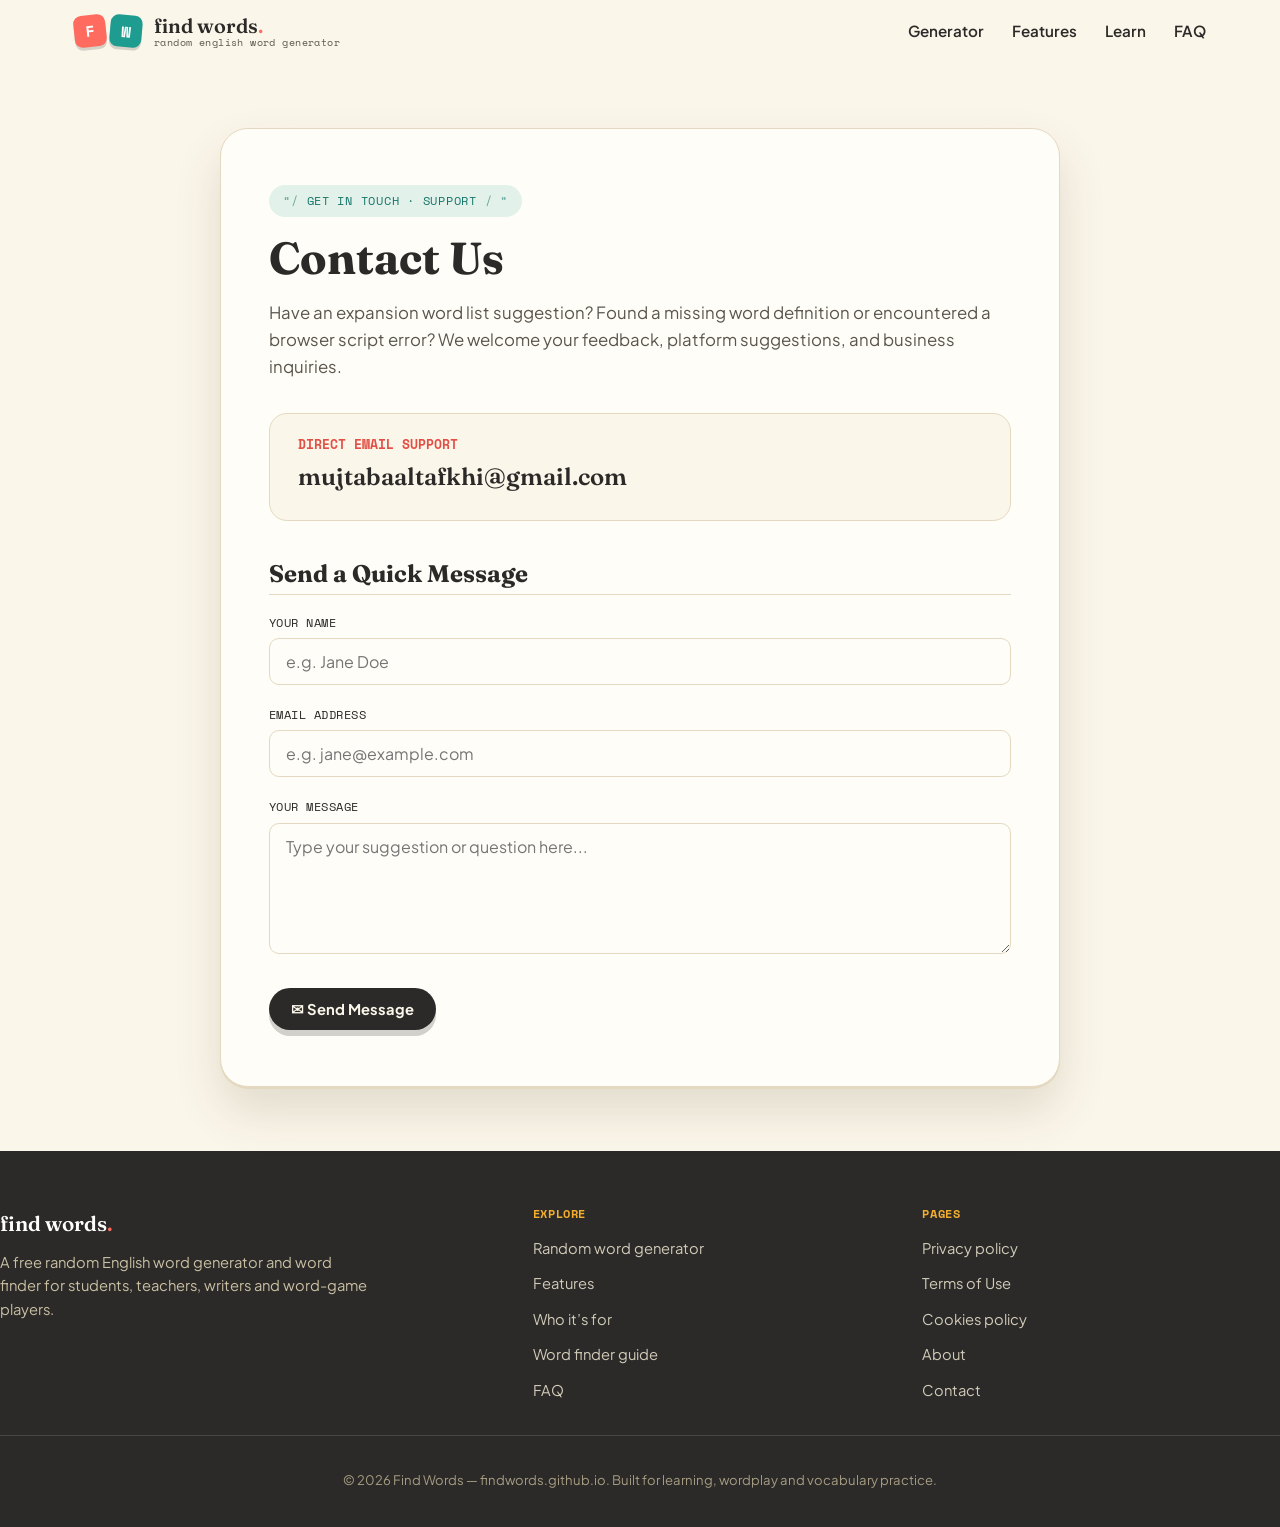
<file: contact.html>
<!DOCTYPE html>
<html lang="en">
<head>
<meta charset="UTF-8" />
<meta name="viewport" content="width=device-width, initial-scale=1.0" />
<title>Contact Us — Find Words</title>
<meta name="description" content="Get in touch with Mujtaba at Find Words. Send us your vocabulary suggestions, technical feedback, or system questions." />
<meta name="robots" content="index, follow" />
<link rel="canonical" href="https://findwords.github.io/contact" />

<link rel="icon" href="data:image/svg+xml,%3Csvg xmlns='http://www.w3.org/2000/svg' viewBox='0 0 100 100'%3E%3Crect rx='20' width='100' height='100' fill='%23FF6B5F'/%3E%3Ctext x='50' y='68' font-size='58' text-anchor='middle' fill='white' font-family='monospace'%3EF%3C/text%3E%3C/svg%3E" />

<link rel="preconnect" href="https://fonts.googleapis.com" />
<link rel="preconnect" href="https://fonts.gstatic.com" crossorigin />
<link href="https://fonts.googleapis.com/css2?family=Fraunces:opsz,wght@9..144,500;9..144,600;9..144,700&family=Plus+Jakarta+Sans:wght@400;500;600;700;800&family=Space+Mono:wght@400;700&display=swap" rel="stylesheet" />

<link rel="stylesheet" href="css/style.css" />

<style>
  .contact-layout {
    max-width: 840px;
    margin: 64px auto;
    background: var(--paper);
    border: 1px solid var(--line);
    border-radius: var(--radius-lg);
    padding: 56px 48px;
    box-shadow: var(--shadow-card);
  }
  .contact-layout h1 { font-size: 2.8rem; margin-bottom: 12px; }
  .contact-layout p { color: var(--ink-soft); font-size: 1.05rem; margin-bottom: 32px; }
  
  .contact-methods {
    margin-bottom: 40px;
  }
  .contact-card {
    background: var(--cream);
    border: 1px solid var(--line);
    border-radius: var(--radius-md);
    padding: 24px 28px;
    margin-bottom: 24px;
  }
  .contact-card h3 { font-family: var(--font-mono); font-size: 0.8rem; text-transform: uppercase; color: var(--coral-dark); margin: 0 0 6px; }
  .contact-card .email-link { font-family: var(--font-display); font-size: 1.5rem; color: var(--ink); text-decoration: none; font-weight: 600; display: inline-block; word-break: break-all; }
  .contact-card .email-link:hover { color: var(--violet); }
  
  .form-group {
    margin-bottom: 20px;
  }
  .form-group label {
    display: block;
    font-family: var(--font-mono);
    font-size: 0.75rem;
    text-transform: uppercase;
    color: var(--ink);
    margin-bottom: 6px;
    letter-spacing: 0.04em;
  }
  .form-group input, .form-group textarea {
    width: 100%;
    font-family: var(--font-body);
    font-size: 1rem;
    padding: 12px 16px;
    border: 1.5px solid var(--line);
    border-radius: var(--radius-sm);
    background: var(--paper);
    color: var(--ink);
  }
  .form-group input:focus, .form-group textarea:focus {
    border-color: var(--violet);
    outline: none;
  }
  
  @media (max-width: 720px) {
    .contact-layout { padding: 28px 20px; margin: 32px auto; }
    .contact-card .email-link { font-size: 1.2rem; }
  }
</style>

</head>
<body>

<header class="site-header" id="site-header"></header>

<main class="container">
  <section class="contact-layout">
    <span class="eyebrow">get in touch &middot; support</span>
    <h1>Contact Us</h1>
    <p>Have an expansion word list suggestion? Found a missing word definition or encountered a browser script error? We welcome your feedback, platform suggestions, and business inquiries.</p>

    <div class="contact-methods">
      <div class="contact-card">
        <h3>Direct Email Support</h3>
        <a href="mailto:mujtabaaltafkhi@gmail.com" class="email-link">mujtabaaltafkhi@gmail.com</a>
      </div>
    </div>

    <form action="https://formspree.io/f/YOUR_FORM_ID" method="POST" onsubmit="alert('Thank you for reaching out! Your message has been simulated.'); return false;">
      <h2 style="font-size: 1.5rem; margin-bottom: 18px; border-bottom: 1px solid var(--line); padding-bottom: 6px;">Send a Quick Message</h2>
      
      <div class="form-group">
        <label for="user-name">Your Name</label>
        <input type="text" id="user-name" name="name" placeholder="e.g. Jane Doe" required />
      </div>
      
      <div class="form-group">
        <label for="user-email">Email Address</label>
        <input type="email" id="user-email" name="email" placeholder="e.g. jane@example.com" required />
      </div>
      
      <div class="form-group">
        <label for="user-message">Your Message</label>
        <textarea id="user-message" name="message" rows="5" placeholder="Type your suggestion or question here..." required></textarea>
      </div>
      
      <button class="btn btn-primary" type="submit" style="margin-top: 8px;">✉ Send Message</button>
    </form>
  </section>
</main>

<footer class="site-footer" id="site-footer"></footer>

<script src="/js/header.js" defer></script>
<script src="/js/footer.js" defer></script>
<script src="/js/app.js" defer></script>
</body>
</html>
</file>
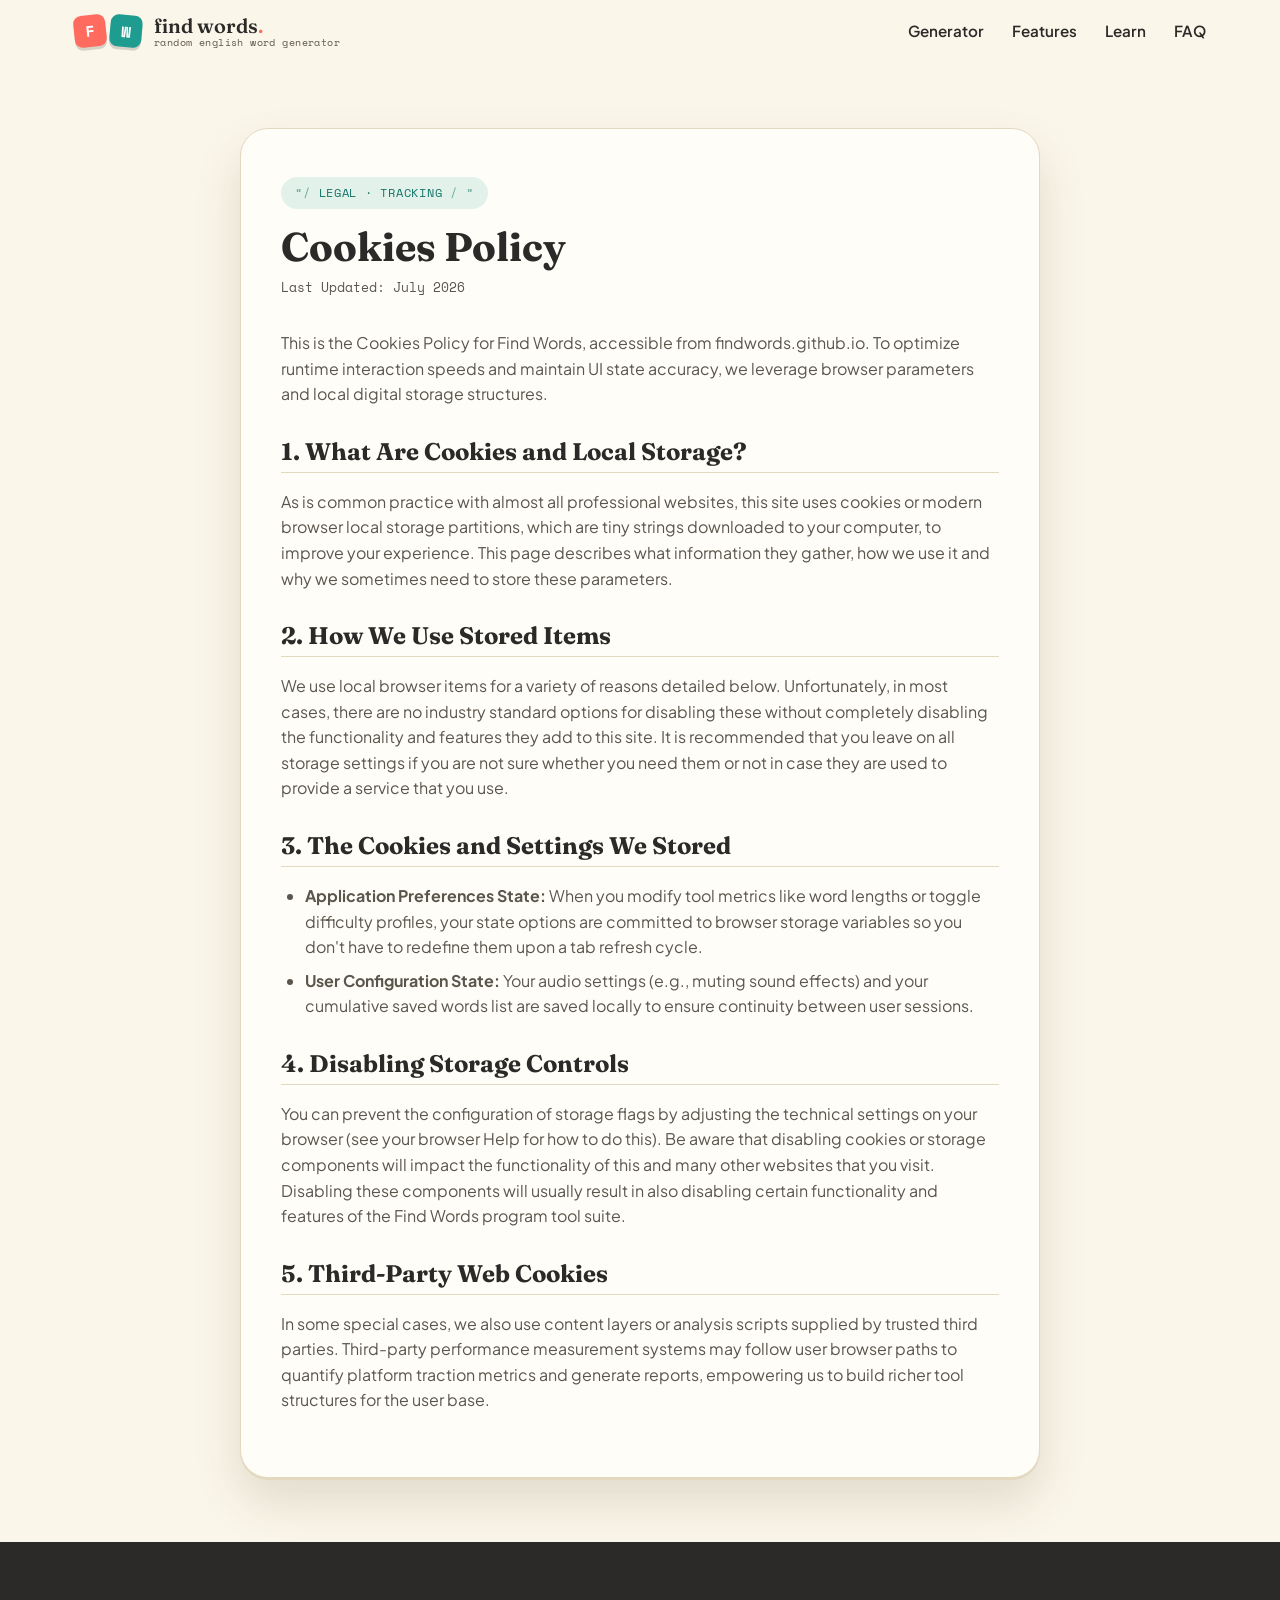
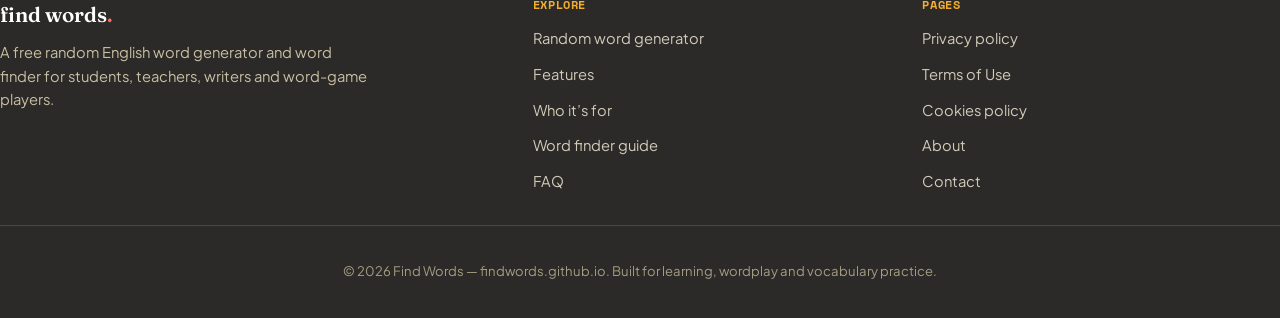
<file: cookies.html>
<!DOCTYPE html>
<html lang="en">
<head>
<meta charset="UTF-8" />
<meta name="viewport" content="width=device-width, initial-scale=1.0" />
<title>Cookies Policy — Find Words</title>
<meta name="description" content="Cookies Policy for Find Words. Review how local file storage and tracking parameters operate inside the browser container." />
<meta name="robots" content="noindex, follow" />
<link rel="canonical" href="https://findwords.github.io/cookies" />

<link rel="icon" href="data:image/svg+xml,%3Csvg xmlns='http://www.w3.org/2000/svg' viewBox='0 0 100 100'%3E%3Crect rx='20' width='100' height='100' fill='%23FF6B5F'/%3E%3Ctext x='50' y='68' font-size='58' text-anchor='middle' fill='white' font-family='monospace'%3EF%3C/text%3E%3C/svg%3E" />

<link rel="preconnect" href="https://fonts.googleapis.com" />
<link rel="preconnect" href="https://fonts.gstatic.com" crossorigin />
<link href="https://fonts.googleapis.com/css2?family=Fraunces:opsz,wght@9..144,500;9..144,600;9..144,700&family=Plus+Jakarta+Sans:wght@400;500;600;700;800&family=Space+Mono:wght@400;700&display=swap" rel="stylesheet" />

<link rel="stylesheet" href="css/style.css" />

<style>
  .legal-content {
    max-width: 800px;
    margin: 64px auto;
    background: var(--paper);
    border: 1px solid var(--line);
    border-radius: var(--radius-lg);
    padding: 48px 40px;
    box-shadow: var(--shadow-card);
  }
  .legal-content h1 { font-size: 2.5rem; margin-bottom: 8px; }
  .legal-content h2 { font-size: 1.5rem; margin-top: 32px; margin-bottom: 12px; border-bottom: 1px solid var(--line); padding-bottom: 6px; }
  .legal-content p { color: var(--ink-soft); margin-bottom: 16px; }
  .legal-content ul { color: var(--ink-soft); margin-bottom: 16px; padding-left: 24px; }
  .legal-content li { margin-bottom: 8px; }
  .last-updated { font-family: var(--font-mono); font-size: 0.8rem; color: var(--ink-soft); margin-bottom: 32px; display: block; }
  @media (max-width: 720px) {
    .legal-content { padding: 24px 20px; margin: 32px auto; }
  }
</style>

</head>
<body>

<header class="site-header" id="site-header"></header>

<main class="container">
  <article class="legal-content">
    <span class="eyebrow">legal &middot; tracking</span>
    <h1>Cookies Policy</h1>
    <span class="last-updated">Last Updated: July 2026</span>

    <p>This is the Cookies Policy for Find Words, accessible from findwords.github.io. To optimize runtime interaction speeds and maintain UI state accuracy, we leverage browser parameters and local digital storage structures.</p>

    <h2>1. What Are Cookies and Local Storage?</h2>
    <p>As is common practice with almost all professional websites, this site uses cookies or modern browser local storage partitions, which are tiny strings downloaded to your computer, to improve your experience. This page describes what information they gather, how we use it and why we sometimes need to store these parameters.</p>

    <h2>2. How We Use Stored Items</h2>
    <p>We use local browser items for a variety of reasons detailed below. Unfortunately, in most cases, there are no industry standard options for disabling these without completely disabling the functionality and features they add to this site. It is recommended that you leave on all storage settings if you are not sure whether you need them or not in case they are used to provide a service that you use.</p>

    <h2>3. The Cookies and Settings We Stored</h2>
    <ul>
      <li>
        <strong>Application Preferences State:</strong> When you modify tool metrics like word lengths or toggle difficulty profiles, your state options are committed to browser storage variables so you don't have to redefine them upon a tab refresh cycle.
      </li>
      <li>
        <strong>User Configuration State:</strong> Your audio settings (e.g., muting sound effects) and your cumulative saved words list are saved locally to ensure continuity between user sessions.
      </li>
    </ul>

    <h2>4. Disabling Storage Controls</h2>
    <p>You can prevent the configuration of storage flags by adjusting the technical settings on your browser (see your browser Help for how to do this). Be aware that disabling cookies or storage components will impact the functionality of this and many other websites that you visit. Disabling these components will usually result in also disabling certain functionality and features of the Find Words program tool suite.</p>

    <h2>5. Third-Party Web Cookies</h2>
    <p>In some special cases, we also use content layers or analysis scripts supplied by trusted third parties. Third-party performance measurement systems may follow user browser paths to quantify platform traction metrics and generate reports, empowering us to build richer tool structures for the user base.</p>
  </article>
</main>

<footer class="site-footer" id="site-footer"></footer>

<script src="/js/header.js" defer></script>
<script src="/js/footer.js" defer></script>
<script src="/js/app.js" defer></script>
</body>
</html>
</file>
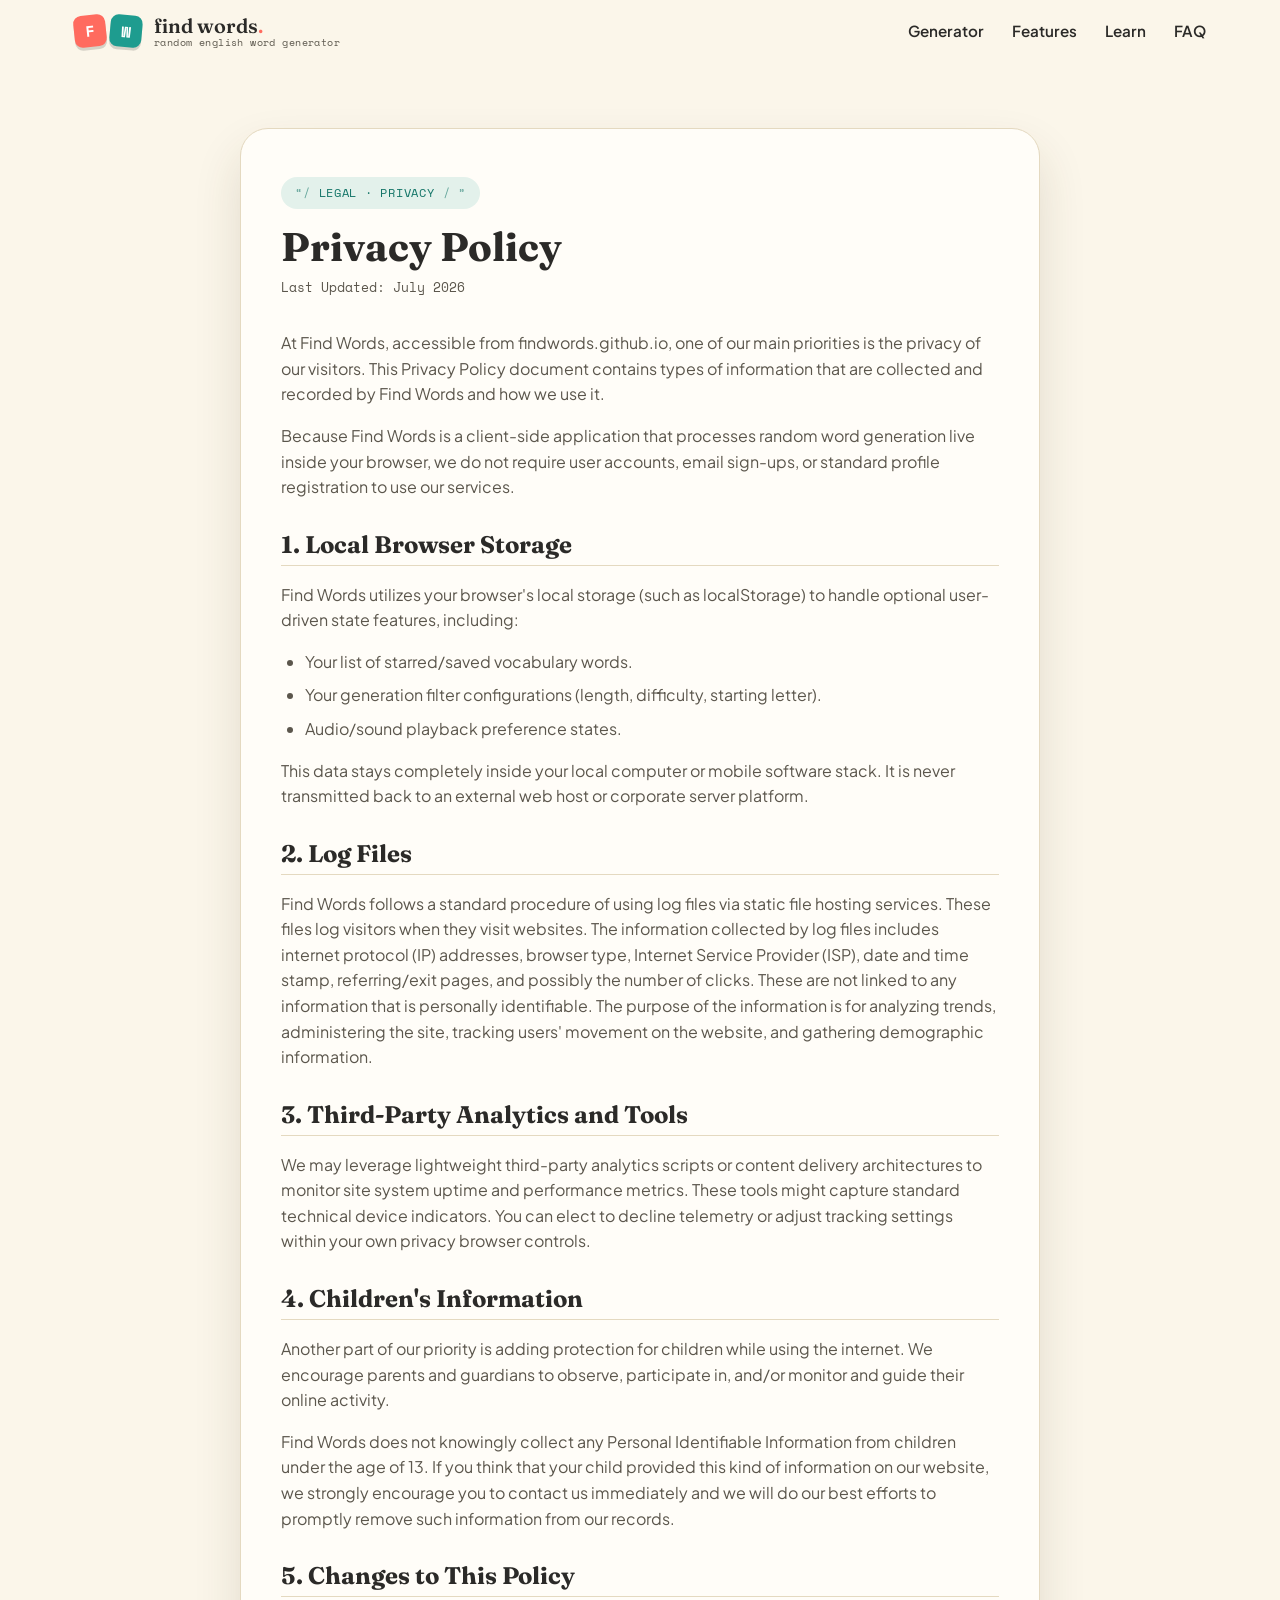
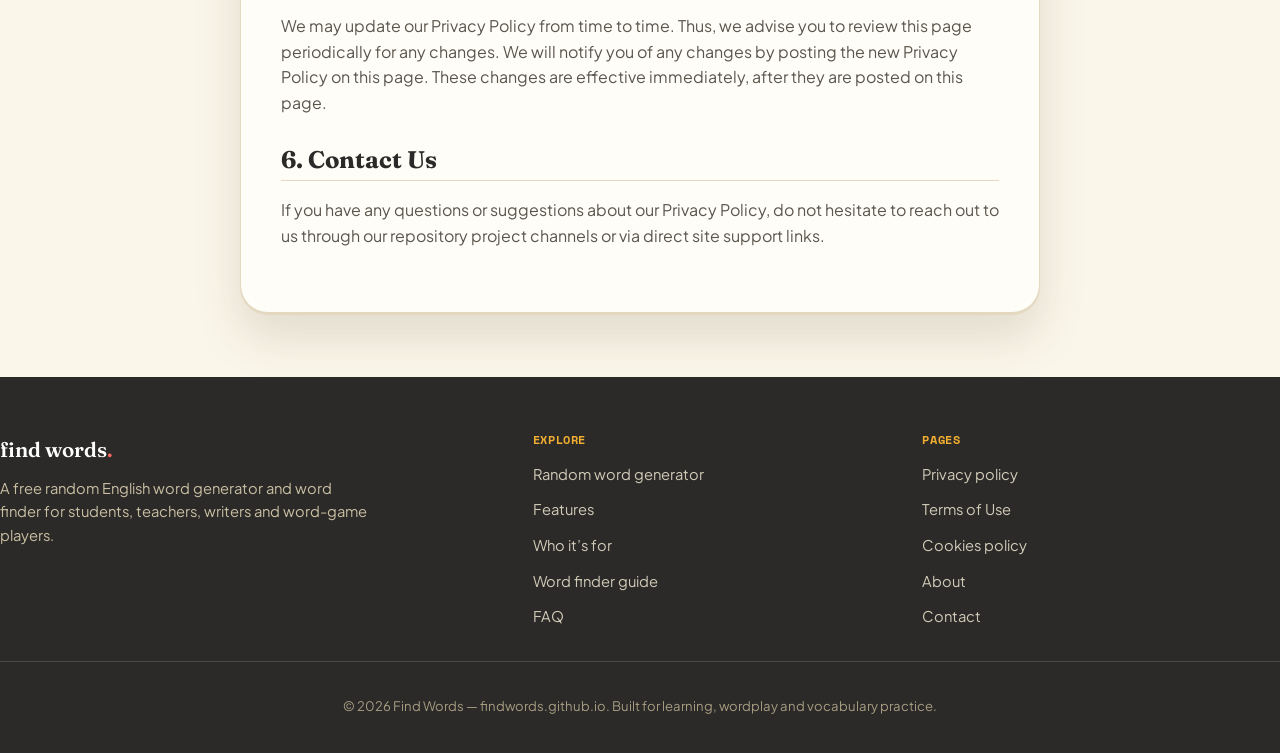
<file: privacy.html>
<!DOCTYPE html>
<html lang="en">
<head>
<meta charset="UTF-8" />
<meta name="viewport" content="width=device-width, initial-scale=1.0" />
<title>Privacy Policy — Find Words</title>
<meta name="description" content="Privacy Policy for Find Words. Read how we protect your information on our free random English word generator tool." />
<meta name="robots" content="noindex, follow" />
<link rel="canonical" href="https://findwords.github.io/privacy" />

<link rel="icon" href="data:image/svg+xml,%3Csvg xmlns='http://www.w3.org/2000/svg' viewBox='0 0 100 100'%3E%3Crect rx='20' width='100' height='100' fill='%23FF6B5F'/%3E%3Ctext x='50' y='68' font-size='58' text-anchor='middle' fill='white' font-family='monospace'%3EF%3C/text%3E%3C/svg%3E" />

<link rel="preconnect" href="https://fonts.googleapis.com" />
<link rel="preconnect" href="https://fonts.gstatic.com" crossorigin />
<link href="https://fonts.googleapis.com/css2?family=Fraunces:opsz,wght@9..144,500;9..144,600;9..144,700&family=Plus+Jakarta+Sans:wght@400;500;600;700;800&family=Space+Mono:wght@400;700&display=swap" rel="stylesheet" />

<link rel="stylesheet" href="css/style.css" />

<style>
  .legal-content {
    max-width: 800px;
    margin: 64px auto;
    background: var(--paper);
    border: 1px solid var(--line);
    border-radius: var(--radius-lg);
    padding: 48px 40px;
    box-shadow: var(--shadow-card);
  }
  .legal-content h1 { font-size: 2.5rem; margin-bottom: 8px; }
  .legal-content h2 { font-size: 1.5rem; margin-top: 32px; margin-bottom: 12px; border-bottom: 1px solid var(--line); padding-bottom: 6px; }
  .legal-content p { color: var(--ink-soft); margin-bottom: 16px; }
  .legal-content ul { color: var(--ink-soft); margin-bottom: 16px; padding-left: 24px; }
  .legal-content li { margin-bottom: 8px; }
  .last-updated { font-family: var(--font-mono); font-size: 0.8rem; color: var(--ink-soft); margin-bottom: 32px; display: block; }
  @media (max-width: 720px) {
    .legal-content { padding: 24px 20px; margin: 32px auto; }
  }
</style>

</head>
<body>

<header class="site-header" id="site-header"></header>

<main class="container">
  <article class="legal-content">
    <span class="eyebrow">legal &middot; privacy</span>
    <h1>Privacy Policy</h1>
    <span class="last-updated">Last Updated: July 2026</span>

    <p>At Find Words, accessible from findwords.github.io, one of our main priorities is the privacy of our visitors. This Privacy Policy document contains types of information that are collected and recorded by Find Words and how we use it.</p>
    
    <p>Because Find Words is a client-side application that processes random word generation live inside your browser, we do not require user accounts, email sign-ups, or standard profile registration to use our services.</p>

    <h2>1. Local Browser Storage</h2>
    <p>Find Words utilizes your browser's local storage (such as localStorage) to handle optional user-driven state features, including:</p>
    <ul>
      <li>Your list of starred/saved vocabulary words.</li>
      <li>Your generation filter configurations (length, difficulty, starting letter).</li>
      <li>Audio/sound playback preference states.</li>
    </ul>
    <p>This data stays completely inside your local computer or mobile software stack. It is never transmitted back to an external web host or corporate server platform.</p>

    <h2>2. Log Files</h2>
    <p>Find Words follows a standard procedure of using log files via static file hosting services. These files log visitors when they visit websites. The information collected by log files includes internet protocol (IP) addresses, browser type, Internet Service Provider (ISP), date and time stamp, referring/exit pages, and possibly the number of clicks. These are not linked to any information that is personally identifiable. The purpose of the information is for analyzing trends, administering the site, tracking users' movement on the website, and gathering demographic information.</p>

    <h2>3. Third-Party Analytics and Tools</h2>
    <p>We may leverage lightweight third-party analytics scripts or content delivery architectures to monitor site system uptime and performance metrics. These tools might capture standard technical device indicators. You can elect to decline telemetry or adjust tracking settings within your own privacy browser controls.</p>

    <h2>4. Children's Information</h2>
    <p>Another part of our priority is adding protection for children while using the internet. We encourage parents and guardians to observe, participate in, and/or monitor and guide their online activity.</p>
    <p>Find Words does not knowingly collect any Personal Identifiable Information from children under the age of 13. If you think that your child provided this kind of information on our website, we strongly encourage you to contact us immediately and we will do our best efforts to promptly remove such information from our records.</p>

    <h2>5. Changes to This Policy</h2>
    <p>We may update our Privacy Policy from time to time. Thus, we advise you to review this page periodically for any changes. We will notify you of any changes by posting the new Privacy Policy on this page. These changes are effective immediately, after they are posted on this page.</p>

    <h2>6. Contact Us</h2>
    <p>If you have any questions or suggestions about our Privacy Policy, do not hesitate to reach out to us through our repository project channels or via direct site support links.</p>
  </article>
</main>

<footer class="site-footer" id="site-footer"></footer>

<script src="/js/header.js" defer></script>
<script src="/js/footer.js" defer></script>
<script src="/js/app.js" defer></script>
</body>
</html>
</file>
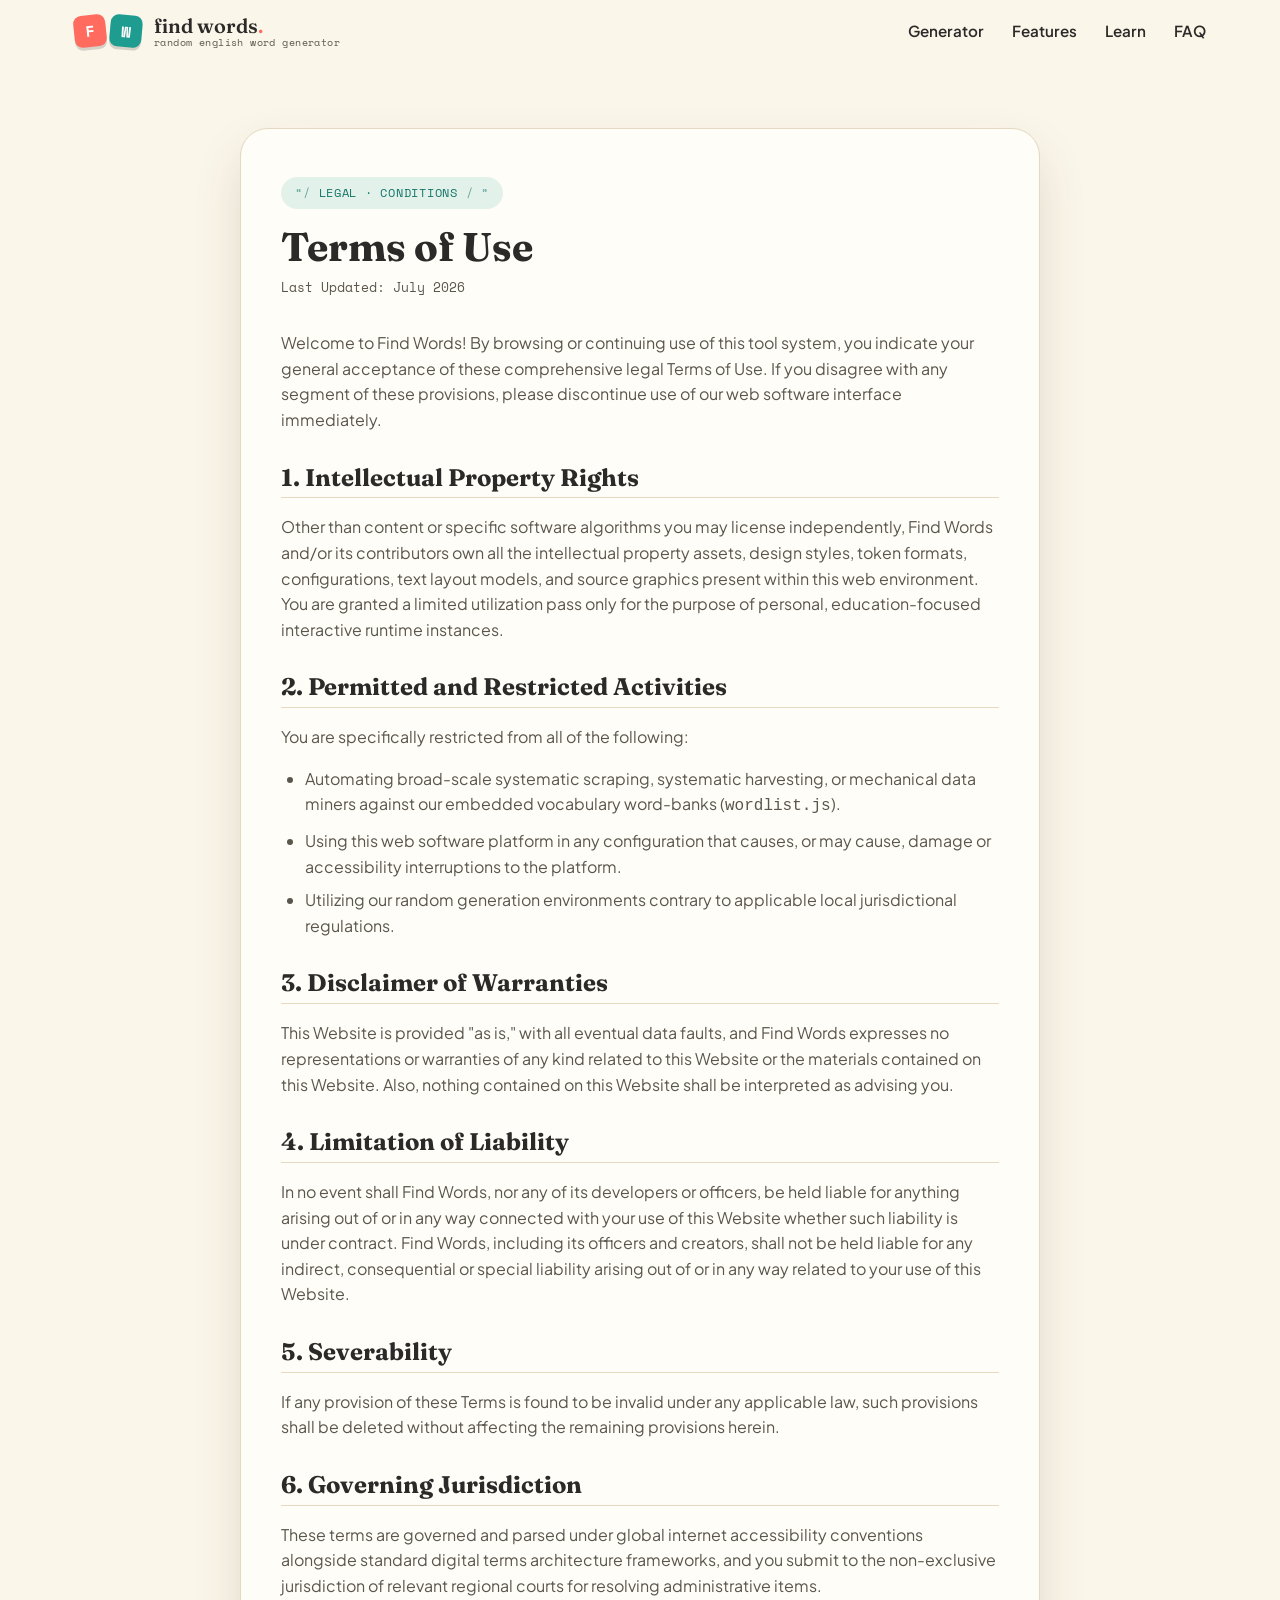
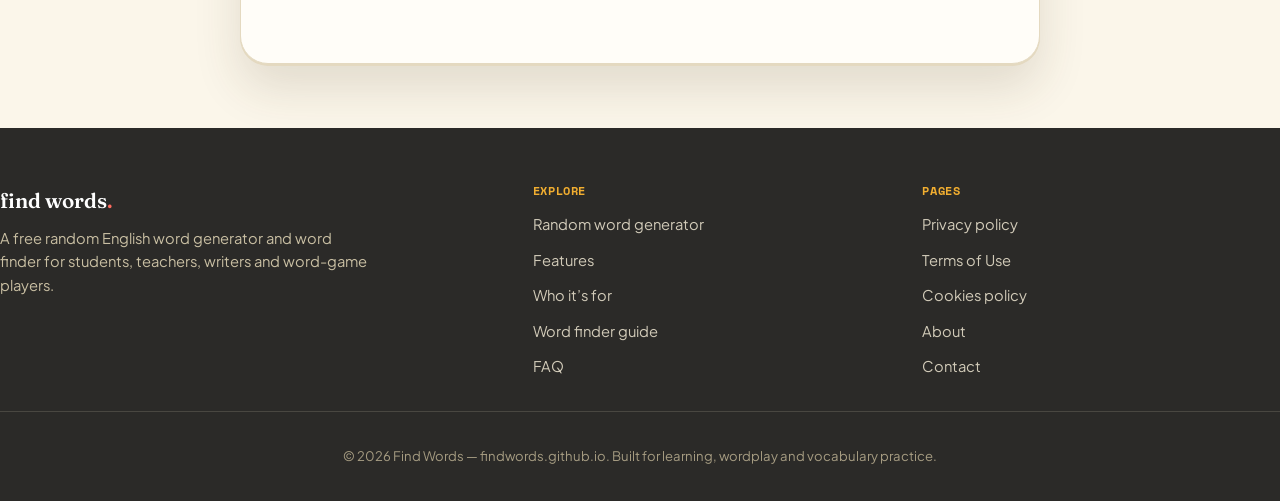
<file: terms.html>
<!DOCTYPE html>
<html lang="en">
<head>
<meta charset="UTF-8" />
<meta name="viewport" content="width=device-width, initial-scale=1.0" />
<title>Terms of Use — Find Words</title>
<meta name="description" content="Terms of Use and conditions for utilizing the Find Words application." />
<meta name="robots" content="noindex, follow" />
<link rel="canonical" href="https://findwords.github.io/terms" />

<link rel="icon" href="data:image/svg+xml,%3Csvg xmlns='http://www.w3.org/2000/svg' viewBox='0 0 100 100'%3E%3Crect rx='20' width='100' height='100' fill='%23FF6B5F'/%3E%3Ctext x='50' y='68' font-size='58' text-anchor='middle' fill='white' font-family='monospace'%3EF%3C/text%3E%3C/svg%3E" />

<link rel="preconnect" href="https://fonts.googleapis.com" />
<link rel="preconnect" href="https://fonts.gstatic.com" crossorigin />
<link href="https://fonts.googleapis.com/css2?family=Fraunces:opsz,wght@9..144,500;9..144,600;9..144,700&family=Plus+Jakarta+Sans:wght@400;500;600;700;800&family=Space+Mono:wght@400;700&display=swap" rel="stylesheet" />

<link rel="stylesheet" href="css/style.css" />

<style>
  .legal-content {
    max-width: 800px;
    margin: 64px auto;
    background: var(--paper);
    border: 1px solid var(--line);
    border-radius: var(--radius-lg);
    padding: 48px 40px;
    box-shadow: var(--shadow-card);
  }
  .legal-content h1 { font-size: 2.5rem; margin-bottom: 8px; }
  .legal-content h2 { font-size: 1.5rem; margin-top: 32px; margin-bottom: 12px; border-bottom: 1px solid var(--line); padding-bottom: 6px; }
  .legal-content p { color: var(--ink-soft); margin-bottom: 16px; }
  .legal-content ul { color: var(--ink-soft); margin-bottom: 16px; padding-left: 24px; }
  .legal-content li { margin-bottom: 8px; }
  .last-updated { font-family: var(--font-mono); font-size: 0.8rem; color: var(--ink-soft); margin-bottom: 32px; display: block; }
  @media (max-width: 720px) {
    .legal-content { padding: 24px 20px; margin: 32px auto; }
  }
</style>


</head>
<body>

<header class="site-header" id="site-header"></header>

<main class="container">
  <article class="legal-content">
    <span class="eyebrow">legal &middot; conditions</span>
    <h1>Terms of Use</h1>
    <span class="last-updated">Last Updated: July 2026</span>

    <p>Welcome to Find Words! By browsing or continuing use of this tool system, you indicate your general acceptance of these comprehensive legal Terms of Use. If you disagree with any segment of these provisions, please discontinue use of our web software interface immediately.</p>

    <h2>1. Intellectual Property Rights</h2>
    <p>Other than content or specific software algorithms you may license independently, Find Words and/or its contributors own all the intellectual property assets, design styles, token formats, configurations, text layout models, and source graphics present within this web environment. You are granted a limited utilization pass only for the purpose of personal, education-focused interactive runtime instances.</p>

    <h2>2. Permitted and Restricted Activities</h2>
    <p>You are specifically restricted from all of the following:</p>
    <ul>
      <li>Automating broad-scale systematic scraping, systematic harvesting, or mechanical data miners against our embedded vocabulary word-banks (<code>wordlist.js</code>).</li>
      <li>Using this web software platform in any configuration that causes, or may cause, damage or accessibility interruptions to the platform.</li>
      <li>Utilizing our random generation environments contrary to applicable local jurisdictional regulations.</li>
    </ul>

    <h2>3. Disclaimer of Warranties</h2>
    <p>This Website is provided "as is," with all eventual data faults, and Find Words expresses no representations or warranties of any kind related to this Website or the materials contained on this Website. Also, nothing contained on this Website shall be interpreted as advising you.</p>

    <h2>4. Limitation of Liability</h2>
    <p>In no event shall Find Words, nor any of its developers or officers, be held liable for anything arising out of or in any way connected with your use of this Website whether such liability is under contract. Find Words, including its officers and creators, shall not be held liable for any indirect, consequential or special liability arising out of or in any way related to your use of this Website.</p>

    <h2>5. Severability</h2>
    <p>If any provision of these Terms is found to be invalid under any applicable law, such provisions shall be deleted without affecting the remaining provisions herein.</p>

    <h2>6. Governing Jurisdiction</h2>
    <p>These terms are governed and parsed under global internet accessibility conventions alongside standard digital terms architecture frameworks, and you submit to the non-exclusive jurisdiction of relevant regional courts for resolving administrative items.</p>
  </article>
</main>

<footer class="site-footer" id="site-footer"></footer>

<script src="/js/header.js" defer></script>
<script src="/js/footer.js" defer></script>
<script src="/js/app.js" defer></script>
</body>
</html>
</file>
<file: css/style.css>
/* ==========================================================================
   Find Words — Random English Word Generator
   Design tokens: cream notebook background, dictionary/flashcard motif,
   scrabble-tile accent colors, Fraunces (display) + Plus Jakarta Sans (body)
   + Space Mono (word display / labels).
   ========================================================================== */

:root {
  /* Colors */
  --cream: #FBF6EA;
  --cream-alt: #F3EBD9;
  --paper: #FFFDF8;
  --ink: #2B2A28;
  --ink-soft: #5B564C;
  --line: #E4D9C0;

  --coral: #FF6B5F;
  --coral-dark: #E24F45;
  --teal: #1E9C8F;
  --teal-dark: #147568;
  --gold: #F2AE30;
  --gold-dark: #C98A16;
  --violet: #7C6FCB;
  --violet-dark: #5E52A8;

  /* Type */
  --font-display: "Fraunces", "Georgia", serif;
  --font-body: "Plus Jakarta Sans", "Segoe UI", sans-serif;
  --font-mono: "Space Mono", "Courier New", monospace;

  /* Layout */
  --max-w: 1180px;
  --radius-sm: 10px;
  --radius-md: 18px;
  --radius-lg: 28px;
  --shadow-tile: 0 10px 0 rgba(43, 42, 40, 0.12), 0 18px 30px rgba(43, 42, 40, 0.14);
  --shadow-card: 0 2px 0 var(--line), 0 24px 48px rgba(74, 60, 30, 0.14);
}

* { box-sizing: border-box; }

html {
  scroll-behavior: smooth;
}

@media (prefers-reduced-motion: reduce) {
  html { scroll-behavior: auto; }
  *, *::before, *::after {
    animation-duration: 0.001ms !important;
    animation-iteration-count: 1 !important;
    transition-duration: 0.001ms !important;
    scroll-behavior: auto !important;
  }
}

body {
  margin: 0;
  background: var(--cream);
  color: var(--ink);
  font-family: var(--font-body);
  font-size: 16px;
  line-height: 1.6;
  -webkit-font-smoothing: antialiased;
  overflow-x: hidden;
}

img { max-width: 100%; display: block; }

a { color: inherit; }

.container {
  max-width: var(--max-w);
  margin: 0 auto;
  padding: 0 24px;
}

h1, h2, h3 {
  font-family: var(--font-display);
  line-height: 1.12;
  margin: 0 0 0.5em;
  color: var(--ink);
}

.eyebrow {
  display: inline-flex;
  align-items: center;
  gap: 8px;
  font-family: var(--font-mono);
  font-size: 0.78rem;
  letter-spacing: 0.06em;
  text-transform: uppercase;
  color: var(--teal-dark);
  background: rgba(30, 156, 143, 0.12);
  padding: 6px 14px;
  border-radius: 999px;
  margin-bottom: 16px;
}
.eyebrow::before { content: "\201C /"; opacity: .6; }
.eyebrow::after { content: "/ \201D"; opacity: .6; }

.section-head {
  max-width: 720px;
  margin: 0 0 44px;
}
.section-head p { color: var(--ink-soft); font-size: 1.05rem; margin-top: 12px; }

.section-head.center { margin-left: auto; margin-right: auto; text-align: center; }

section { position: relative; }

.skip-link {
  position: absolute;
  left: -999px;
  top: 0;
  background: var(--ink);
  color: var(--cream);
  padding: 10px 16px;
  border-radius: 0 0 8px 0;
  z-index: 200;
}
.skip-link:focus { left: 0; }

:focus-visible {
  outline: 3px solid var(--violet);
  outline-offset: 2px;
}

/* ==========================================================================
   Header
   ========================================================================== */

.site-header {
  position: sticky;
  top: 0;
  z-index: 100;
  background: rgba(251, 246, 234, 0.88);
  backdrop-filter: blur(10px);
  border-bottom: 1px solid transparent;
  transition: border-color .25s ease, box-shadow .25s ease;
}
.site-header.is-scrolled {
  border-color: var(--line);
  box-shadow: 0 6px 20px rgba(74, 60, 30, 0.08);
}

.header-inner {
  max-width: var(--max-w);
  margin: 0 auto;
  padding: 14px 24px;
  display: flex;
  align-items: center;
  justify-content: space-between;
  gap: 20px;
}

.brand {
  display: flex;
  align-items: center;
  gap: 12px;
  text-decoration: none;
}

.brand-mark { display: flex; gap: 4px; }
.brand-mark .tile {
  font-family: var(--font-mono);
  font-weight: 700;
  width: 32px;
  height: 32px;
  display: grid;
  place-items: center;
  border-radius: 8px;
  color: #fff;
  font-size: 0.95rem;
  box-shadow: 0 3px 0 rgba(0,0,0,0.15);
}
.brand-mark .t1 { background: var(--coral); transform: rotate(-6deg); }
.brand-mark .t2 { background: var(--teal); transform: rotate(5deg); }

.brand-text { display: flex; flex-direction: column; line-height: 1.15; }
.brand-name {
  font-family: var(--font-display);
  font-weight: 600;
  font-size: 1.25rem;
}
.brand-dot { color: var(--coral); }
.brand-tag {
  font-family: var(--font-mono);
  font-size: 0.65rem;
  letter-spacing: 0.04em;
  color: var(--ink-soft);
  text-transform: lowercase;
}

.site-nav { display: flex; gap: 28px; }
.site-nav a {
  text-decoration: none;
  font-weight: 600;
  font-size: 0.95rem;
  color: var(--ink);
  position: relative;
  padding: 4px 0;
}
.site-nav a::after {
  content: "";
  position: absolute;
  left: 0; bottom: -2px;
  width: 0%; height: 3px;
  background: var(--gold);
  border-radius: 2px;
  transition: width .25s ease;
}
.site-nav a:hover::after { width: 100%; }

.nav-toggle {
  display: none;
  flex-direction: column;
  justify-content: center;
  gap: 5px;
  width: 40px;
  height: 40px;
  border: none;
  background: transparent;
  cursor: pointer;
}
.nav-toggle span {
  width: 22px;
  height: 3px;
  background: var(--ink);
  border-radius: 2px;
  transition: transform .25s ease, opacity .25s ease;
}
.nav-toggle.is-open span:nth-child(1) { transform: translateY(8px) rotate(45deg); }
.nav-toggle.is-open span:nth-child(2) { opacity: 0; }
.nav-toggle.is-open span:nth-child(3) { transform: translateY(-8px) rotate(-45deg); }

/* ==========================================================================
   Hero / Generator
   ========================================================================== */

.hero {
  padding: 64px 0 40px;
  position: relative;
  overflow: hidden;
}

.floating-letters { position: absolute; inset: 0; pointer-events: none; z-index: 0; }
.floating-letters span {
  position: absolute;
  font-family: var(--font-display);
  font-weight: 600;
  color: var(--ink);
  opacity: 0.06;
  animation: drift 14s ease-in-out infinite;
}
@keyframes drift {
  0%, 100% { transform: translateY(0) rotate(0deg); }
  50% { transform: translateY(-26px) rotate(8deg); }
}

.hero-inner {
  position: relative;
  z-index: 1;
  display: grid;
  grid-template-columns: 1.05fr 0.95fr;
  gap: 48px;
  align-items: center;
}

.hero-copy h1 {
  font-size: clamp(2.2rem, 4.4vw, 3.4rem);
  font-weight: 600;
}
.hero-copy h1 .accent { color: var(--coral); }
.hero-copy .lede {
  font-size: 1.12rem;
  color: var(--ink-soft);
  max-width: 46ch;
}
.keyword-row {
  display: flex;
  flex-wrap: wrap;
  gap: 8px;
  margin-top: 22px;
}
.keyword-row span {
  font-family: var(--font-mono);
  font-size: 0.72rem;
  padding: 5px 10px;
  border-radius: 999px;
  border: 1px solid var(--line);
  color: var(--ink-soft);
  background: var(--paper);
}

.hero-stats {
  display: flex;
  gap: 28px;
  margin-top: 28px;
}
.hero-stats div strong {
  display: block;
  font-family: var(--font-display);
  font-size: 1.6rem;
}
.hero-stats div span {
  font-size: 0.8rem;
  color: var(--ink-soft);
}

/* --- Flashcard generator --- */

.generator-panel { position: relative; }

.filters-bar {
  display: grid;
  grid-template-columns: repeat(3, 1fr);
  gap: 10px;
  margin-bottom: 16px;
}
.filters-bar label {
  display: flex;
  flex-direction: column;
  gap: 4px;
  font-family: var(--font-mono);
  font-size: 0.68rem;
  text-transform: uppercase;
  letter-spacing: 0.04em;
  color: var(--ink-soft);
}
.filters-bar select {
  font-family: var(--font-body);
  font-size: 0.9rem;
  padding: 8px 10px;
  border-radius: var(--radius-sm);
  border: 1.5px solid var(--line);
  background: var(--paper);
  color: var(--ink);
  cursor: pointer;
}
.filters-bar select:focus { border-color: var(--violet); }

.word-card {
  background: var(--paper);
  border-radius: var(--radius-lg);
  padding: 34px 28px;
  box-shadow: var(--shadow-card);
  border: 1px solid var(--line);
  position: relative;
  overflow: hidden;
}
.word-card::before {
  content: "";
  position: absolute;
  top: 0; left: 0; right: 0;
  height: 8px;
  background: linear-gradient(90deg, var(--coral), var(--gold), var(--teal), var(--violet));
}

.card-top-row {
  display: flex;
  justify-content: space-between;
  align-items: center;
  margin-bottom: 18px;
}
.card-label {
  font-family: var(--font-mono);
  font-size: 0.7rem;
  color: var(--ink-soft);
  text-transform: uppercase;
  letter-spacing: 0.05em;
}
.result-count { font-size: 0.72rem; color: var(--ink-soft); font-family: var(--font-mono); }

#word-display {
  display: flex;
  flex-wrap: wrap;
  justify-content: center;
  gap: 6px;
  min-height: 90px;
  align-items: center;
  padding: 10px 0 18px;
}
.letter-tile {
  font-family: var(--font-mono);
  font-weight: 700;
  font-size: clamp(1.6rem, 5vw, 2.6rem);
  text-transform: lowercase;
  background: var(--cream-alt);
  border: 1.5px solid var(--line);
  border-radius: 10px;
  width: 1.5em;
  height: 1.5em;
  display: grid;
  place-items: center;
  color: var(--ink);
  transform-origin: center;
  animation: tile-flip 0.5s ease both;
}
@keyframes tile-flip {
  0% { transform: rotateY(90deg) translateY(10px); opacity: 0; }
  60% { transform: rotateY(0deg) translateY(-4px); opacity: 1; }
  100% { transform: rotateY(0deg) translateY(0); }
}
.word-card.pop .letter-tile { animation-name: tile-flip; }

.chip-row {
  display: flex;
  gap: 8px;
  justify-content: center;
  flex-wrap: wrap;
  margin-bottom: 22px;
}
.chip {
  font-family: var(--font-mono);
  font-size: 0.72rem;
  padding: 5px 12px;
  border-radius: 999px;
  color: #fff;
  text-transform: capitalize;
}
.chip-diff { background: var(--paper); color: var(--ink-soft); border: 1.5px solid var(--line); }
.chip-diff-easy { border-color: var(--teal); color: var(--teal-dark); }
.chip-diff-medium { border-color: var(--gold); color: var(--gold-dark); }
.chip-diff-hard { border-color: var(--coral); color: var(--coral-dark); }

.card-actions {
  display: flex;
  flex-wrap: wrap;
  gap: 10px;
  justify-content: center;
}

.btn {
  font-family: var(--font-body);
  font-weight: 700;
  font-size: 0.92rem;
  border: none;
  border-radius: 999px;
  padding: 12px 22px;
  cursor: pointer;
  display: inline-flex;
  align-items: center;
  gap: 8px;
  transition: transform .15s ease, box-shadow .15s ease, background .2s ease;
}
.btn:active { transform: translateY(2px); }

.btn-primary {
  background: var(--ink);
  color: var(--cream);
  box-shadow: 0 6px 0 rgba(0,0,0,0.18);
}
.btn-primary:hover { background: var(--coral-dark); }

.btn-ghost {
  background: var(--paper);
  color: var(--ink);
  border: 1.5px solid var(--line);
}
.btn-ghost:hover { border-color: var(--violet); color: var(--violet-dark); }
.btn-ghost.is-active { background: var(--gold); border-color: var(--gold-dark); color: var(--ink); }

.icon-btn {
  width: 42px; height: 42px;
  border-radius: 50%;
  border: 1.5px solid var(--line);
  background: var(--paper);
  cursor: pointer;
  display: grid;
  place-items: center;
  font-size: 1rem;
}
.icon-btn.is-muted { opacity: 0.45; }

.copy-toast {
  position: absolute;
  bottom: -14px;
  left: 50%;
  transform: translate(-50%, 10px);
  background: var(--ink);
  color: var(--cream);
  font-size: 0.78rem;
  padding: 8px 16px;
  border-radius: 999px;
  opacity: 0;
  transition: opacity .2s ease, transform .2s ease;
  pointer-events: none;
  white-space: nowrap;
}
.copy-toast.is-visible { opacity: 1; transform: translate(-50%, 26px); }

.history-strip {
  margin-top: 18px;
  display: flex;
  align-items: center;
  gap: 10px;
  flex-wrap: wrap;
}
.history-strip .hs-label {
  font-family: var(--font-mono);
  font-size: 0.68rem;
  text-transform: uppercase;
  color: var(--ink-soft);
}
#history-list {
  display: flex;
  gap: 8px;
  flex-wrap: wrap;
  list-style: none;
  margin: 0; padding: 0;
}
.history-chip {
  font-family: var(--font-mono);
  font-size: 0.78rem;
  padding: 5px 12px;
  border-radius: 999px;
  background: var(--cream-alt);
  cursor: pointer;
  border: 1px solid var(--line);
}
.history-chip:hover { border-color: var(--teal); color: var(--teal-dark); }
.history-empty { font-size: 0.82rem; color: var(--ink-soft); }

/* ==========================================================================
   Generic sections
   ========================================================================== */

.alt-bg { background: var(--cream-alt); }

.reveal { opacity: 0; transform: translateY(24px); transition: opacity .6s ease, transform .6s ease; }
.reveal.is-visible { opacity: 1; transform: translateY(0); }

/* How it works */
.steps {
  display: grid;
  grid-template-columns: repeat(4, 1fr);
  gap: 20px;
}
.step-card {
  background: var(--paper);
  border-radius: var(--radius-md);
  padding: 26px 22px;
  border: 1px solid var(--line);
  position: relative;
}
.step-num {
  font-family: var(--font-display);
  font-size: 2rem;
  color: var(--coral);
  margin-bottom: 10px;
  display: block;
}
.step-card h3 { font-size: 1.05rem; margin-bottom: 6px; }
.step-card p { color: var(--ink-soft); font-size: 0.92rem; margin: 0; }

/* Features */
.feature-grid {
  display: grid;
  grid-template-columns: repeat(4, 1fr);
  gap: 18px;
}
.feature-card {
  background: var(--paper);
  border: 1px solid var(--line);
  border-radius: var(--radius-md);
  padding: 24px 20px;
  transition: transform .2s ease, box-shadow .2s ease;
}
.feature-card:hover { transform: translateY(-4px); box-shadow: var(--shadow-tile); }
.feature-icon {
  width: 46px; height: 46px;
  border-radius: 12px;
  display: grid;
  place-items: center;
  font-size: 1.3rem;
  margin-bottom: 14px;
  color: #fff;
}
.feature-card:nth-child(8n+1) .feature-icon { background: var(--coral); }
.feature-card:nth-child(8n+2) .feature-icon { background: var(--teal); }
.feature-card:nth-child(8n+3) .feature-icon { background: var(--gold); color: var(--ink); }
.feature-card:nth-child(8n+4) .feature-icon { background: var(--violet); }
.feature-card:nth-child(8n+5) .feature-icon { background: var(--violet); }
.feature-card:nth-child(8n+6) .feature-icon { background: var(--coral); }
.feature-card:nth-child(8n+7) .feature-icon { background: var(--teal); }
.feature-card:nth-child(8n+8) .feature-icon { background: var(--gold); color: var(--ink); }
.feature-card h3 { font-size: 1.02rem; margin-bottom: 6px; }
.feature-card p { color: var(--ink-soft); font-size: 0.9rem; margin: 0; }

/* Use cases */
.usecase-grid {
  display: grid;
  grid-template-columns: repeat(5, 1fr);
  gap: 16px;
}
.usecase-card {
  background: var(--paper);
  border: 1px solid var(--line);
  border-radius: var(--radius-md);
  padding: 22px 16px;
  text-align: center;
}
.usecase-emoji { font-size: 1.8rem; display: block; margin-bottom: 10px; }
.usecase-card h3 { font-size: 0.95rem; margin-bottom: 6px; }
.usecase-card p { font-size: 0.84rem; color: var(--ink-soft); margin: 0; }

/* Learn / educational content */
.learn-block {
  display: grid;
  grid-template-columns: 1fr 1fr;
  gap: 40px;
  margin-bottom: 56px;
}
.learn-block:last-child { margin-bottom: 0; }
.learn-block h2 { font-size: 1.7rem; }
.learn-block .tag-word {
  font-family: var(--font-mono);
  color: var(--coral-dark);
}
.learn-block p { color: var(--ink-soft); }
.learn-block ul { color: var(--ink-soft); padding-left: 20px; }
.learn-block li { margin-bottom: 8px; }
.learn-visual {
  background: var(--paper);
  border: 1px solid var(--line);
  border-radius: var(--radius-md);
  padding: 24px;
  display: flex;
  flex-direction: column;
  gap: 12px;
  justify-content: center;
}
.mini-tile-row { display: flex; gap: 6px; flex-wrap: wrap; }
.mini-tile {
  font-family: var(--font-mono);
  background: var(--cream-alt);
  border: 1px solid var(--line);
  border-radius: 8px;
  padding: 6px 10px;
  font-size: 0.85rem;
}

/* Favorites */
.favorites-panel {
  background: var(--paper);
  border: 1px solid var(--line);
  border-radius: var(--radius-md);
  padding: 24px;
}
#favorites-list {
  list-style: none;
  margin: 14px 0 0;
  padding: 0;
  display: flex;
  flex-wrap: wrap;
  gap: 10px;
}
.favorite-chip {
  display: flex;
  align-items: center;
  gap: 6px;
  background: var(--cream-alt);
  border: 1px solid var(--line);
  border-radius: 999px;
  padding: 4px 6px 4px 14px;
}
.favorite-word {
  background: none; border: none; cursor: pointer;
  font-family: var(--font-mono); font-size: 0.85rem; color: var(--ink);
}
.favorite-remove {
  background: var(--paper);
  border: 1px solid var(--line);
  border-radius: 50%;
  width: 22px; height: 22px;
  cursor: pointer;
  color: var(--ink-soft);
  line-height: 1;
}
.favorite-remove:hover { color: var(--coral-dark); border-color: var(--coral); }
#favorites-empty { color: var(--ink-soft); font-size: 0.9rem; margin-top: 12px; }

/* FAQ */
.faq-list { max-width: 820px; margin: 0 auto; }
.faq-item {
  border-bottom: 1px solid var(--line);
}
.faq-question {
  width: 100%;
  text-align: left;
  background: none;
  border: none;
  padding: 20px 4px;
  font-family: var(--font-body);
  font-weight: 700;
  font-size: 1.02rem;
  color: var(--ink);
  cursor: pointer;
  display: flex;
  justify-content: space-between;
  align-items: center;
  gap: 16px;
}
.faq-question::after {
  content: "+";
  font-family: var(--font-display);
  font-size: 1.4rem;
  color: var(--coral);
  transition: transform .2s ease;
  flex-shrink: 0;
}
.faq-item.is-open .faq-question::after { transform: rotate(45deg); }
.faq-answer {
  max-height: 0;
  overflow: hidden;
  transition: max-height .3s ease;
  color: var(--ink-soft);
}
.faq-item.is-open .faq-answer { max-height: 300px; }
.faq-answer p { margin: 0 4px 20px; }

/* CTA */
.cta-banner {
  background: linear-gradient(120deg, var(--violet), var(--teal));
  border-radius: var(--radius-lg);
  padding: 48px;
  text-align: center;
  color: #fff;
  position: relative;
  overflow: hidden;
}
.cta-banner h2 { color: #fff; }
.cta-banner p { color: rgba(255,255,255,0.9); max-width: 520px; margin: 0 auto 24px; }
.cta-banner .btn-primary { background: #fff; color: var(--ink); box-shadow: 0 6px 0 rgba(0,0,0,0.15); }
.cta-banner .btn-primary:hover { background: var(--gold); }

/* ==========================================================================
   Footer
   ========================================================================== */

.site-footer {
  background: var(--ink);
  color: #EFE7D2;
  padding: 56px 0 24px;
  margin-top: 40px;
}
.footer-top {
  display: grid;
  grid-template-columns: 1.4fr 1fr 1fr;
  gap: 32px;
  padding-bottom: 32px;
  border-bottom: 1px solid rgba(239,231,210,0.15);
}
.footer-brand .brand-name { font-family: var(--font-display); font-size: 1.3rem; color: #fff; }
.footer-brand p { color: #C9BFA3; max-width: 34ch; margin-top: 10px; font-size: 0.92rem; }
.footer-col h3 {
  font-family: var(--font-mono);
  font-size: 0.75rem;
  text-transform: uppercase;
  letter-spacing: 0.05em;
  color: var(--gold);
  margin-bottom: 14px;
}
.footer-col ul { list-style: none; padding: 0; margin: 0; display: flex; flex-direction: column; gap: 10px; }
.footer-col a { text-decoration: none; color: #EFE7D2; font-size: 0.92rem; opacity: 0.85; }
.footer-col a:hover { opacity: 1; color: var(--gold); }
.footer-bottom { padding-top: 20px; font-size: 0.82rem; color: #A69C82; text-align: center; }

/* ==========================================================================
   Responsive
   ========================================================================== */

@media (max-width: 980px) {
  .hero-inner { grid-template-columns: 1fr; }
  .steps { grid-template-columns: repeat(2, 1fr); }
  .feature-grid { grid-template-columns: repeat(2, 1fr); }
  .usecase-grid { grid-template-columns: repeat(3, 1fr); }
  .learn-block { grid-template-columns: 1fr; }
  .footer-top { grid-template-columns: 1fr 1fr; }
}

@media (max-width: 720px) {
  .site-nav {
    position: absolute;
    top: 100%; left: 0; right: 0;
    background: var(--paper);
    flex-direction: column;
    padding: 12px 24px 20px;
    border-bottom: 1px solid var(--line);
    display: none;
    gap: 14px;
  }
  .site-nav.is-open { display: flex; }
  .nav-toggle { display: flex; }

  .filters-bar { grid-template-columns: repeat(2, 1fr); }
  .steps { grid-template-columns: 1fr; }
  .feature-grid { grid-template-columns: 1fr; }
  .usecase-grid { grid-template-columns: repeat(2, 1fr); }
  .footer-top { grid-template-columns: 1fr; }
  .cta-banner { padding: 36px 22px; }
}
</file>
